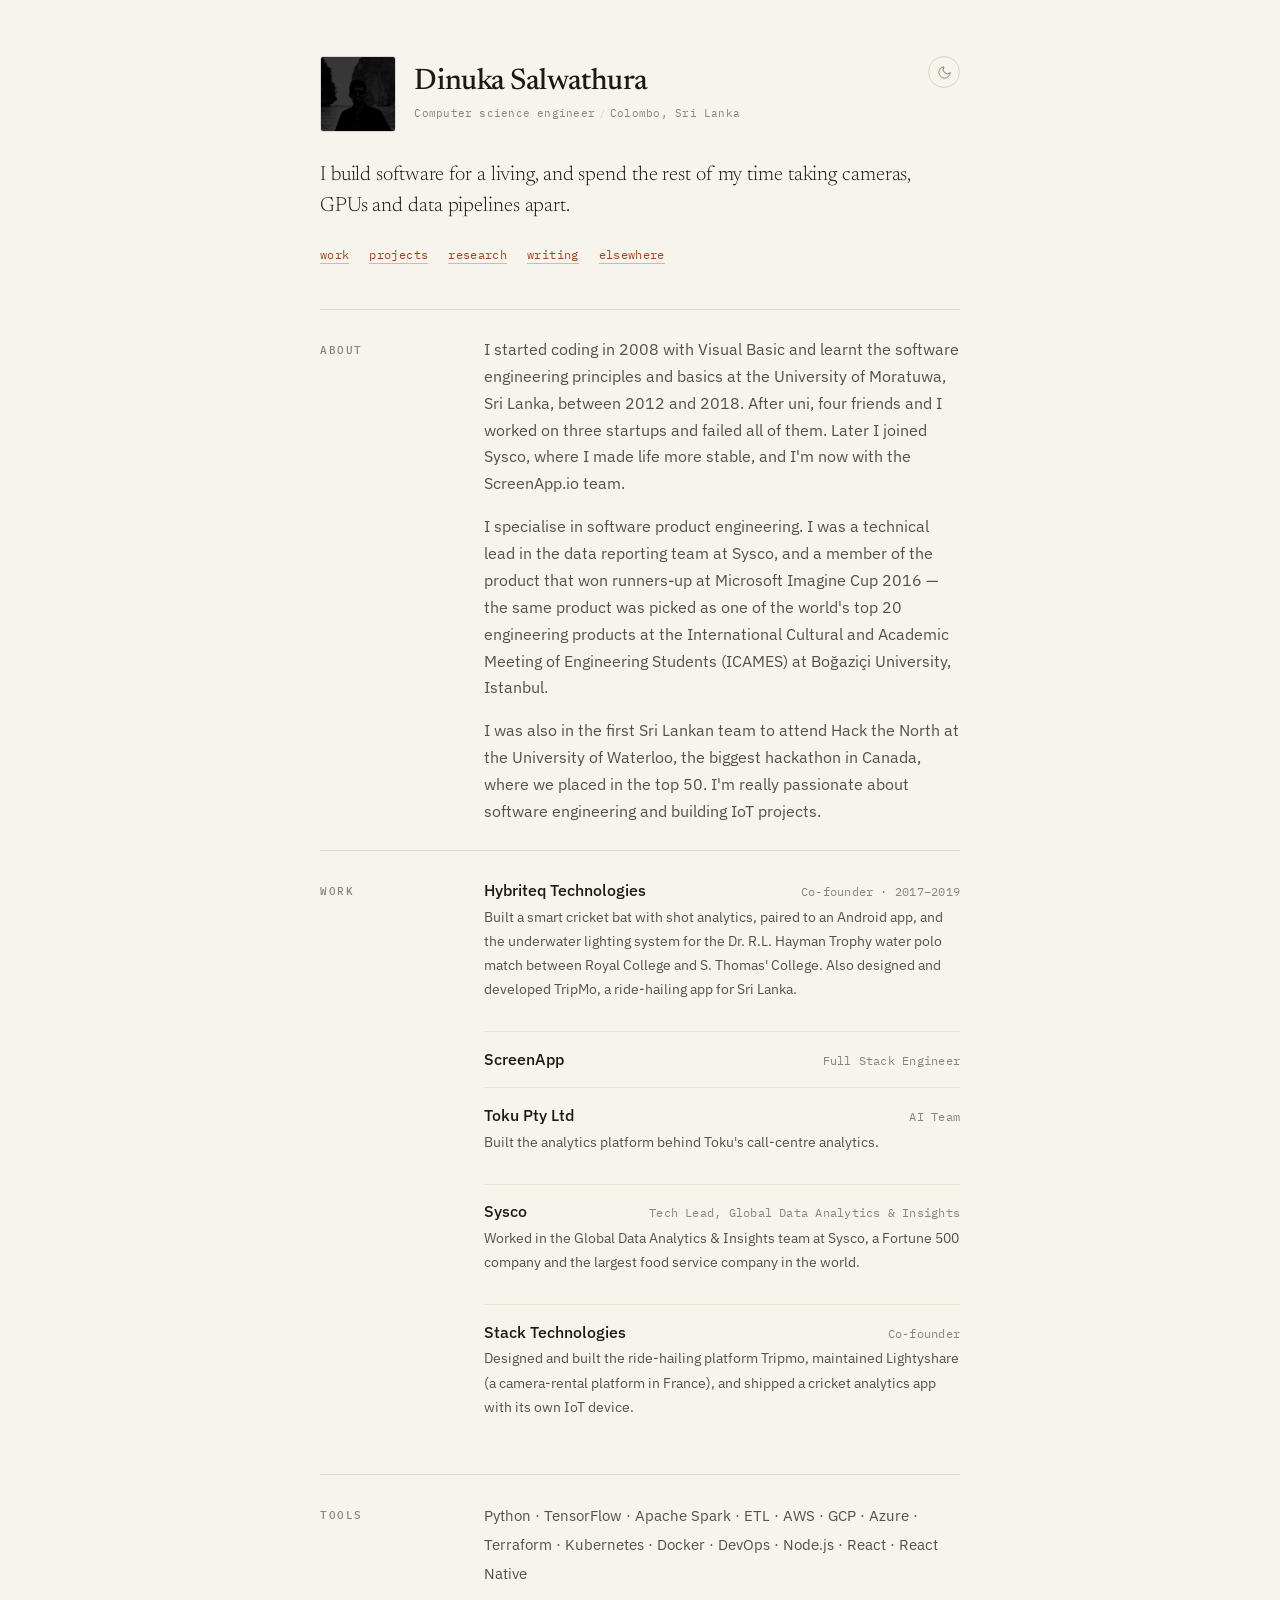
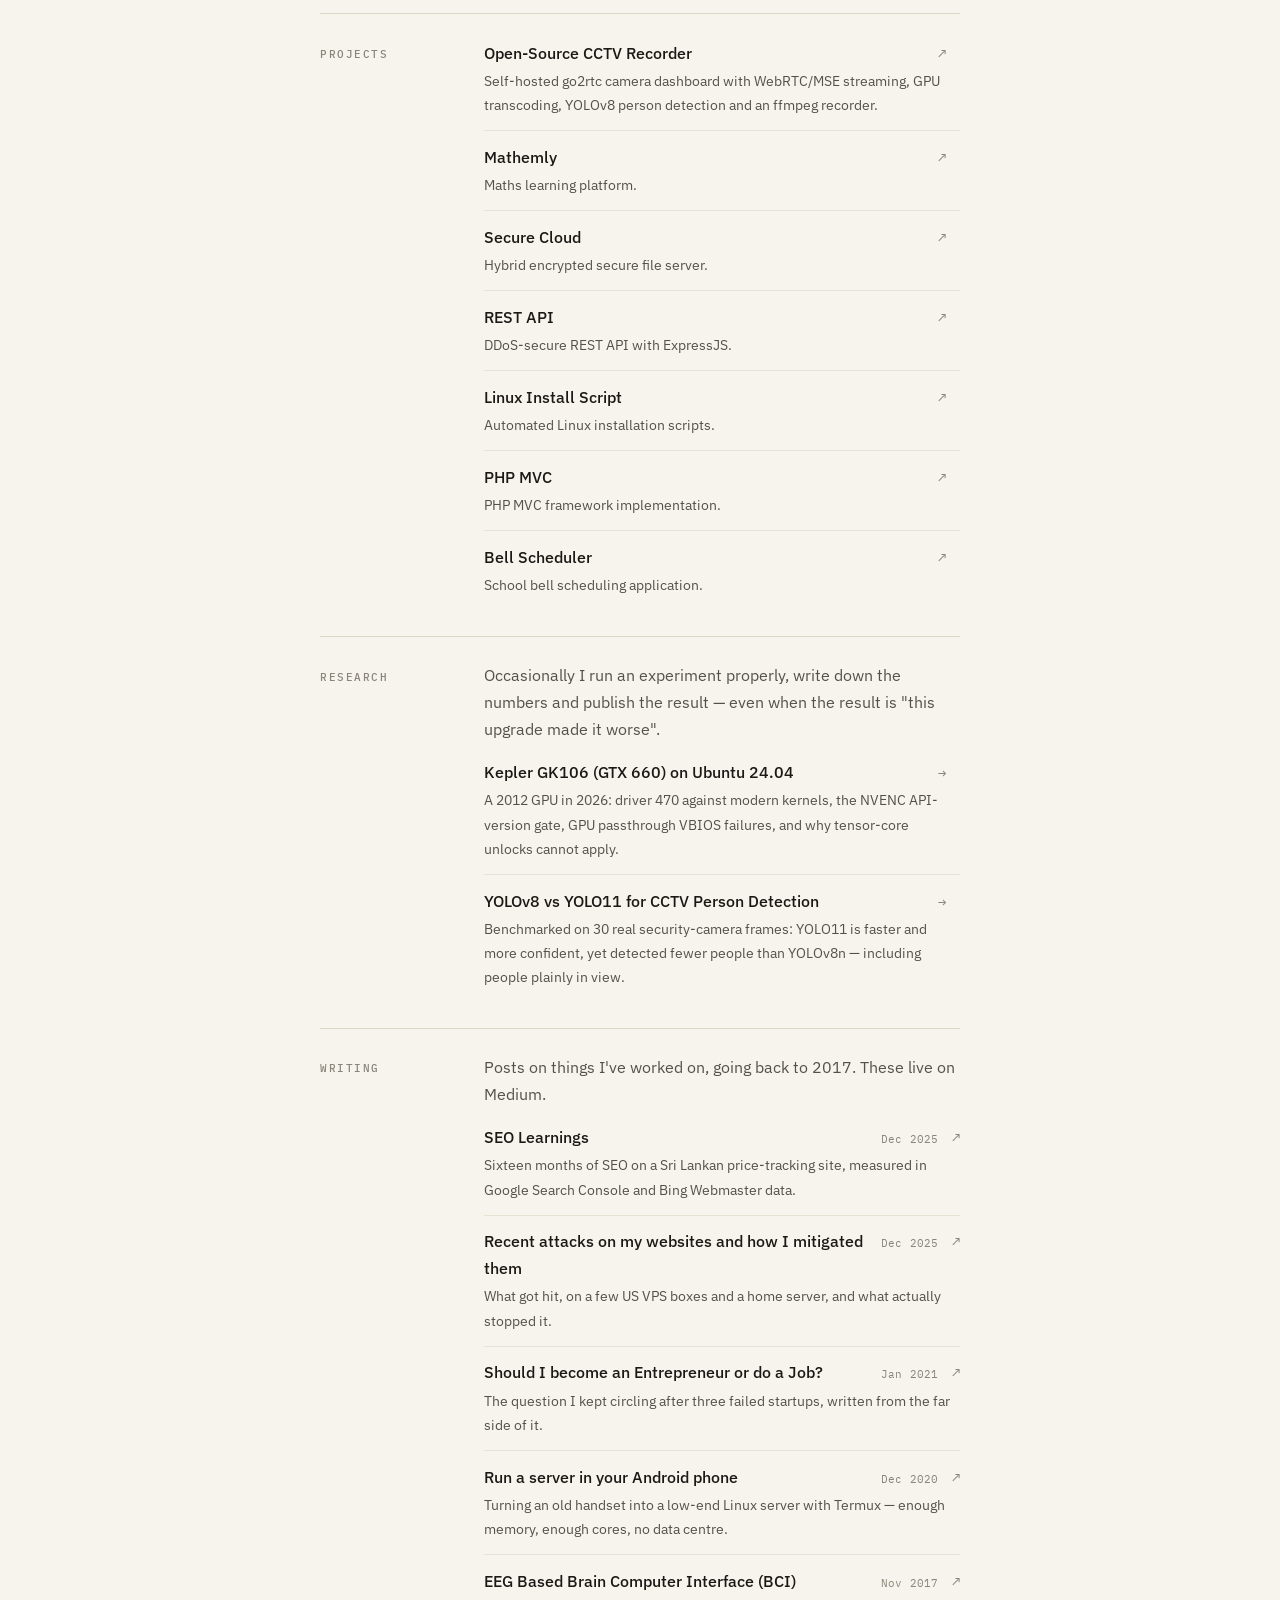
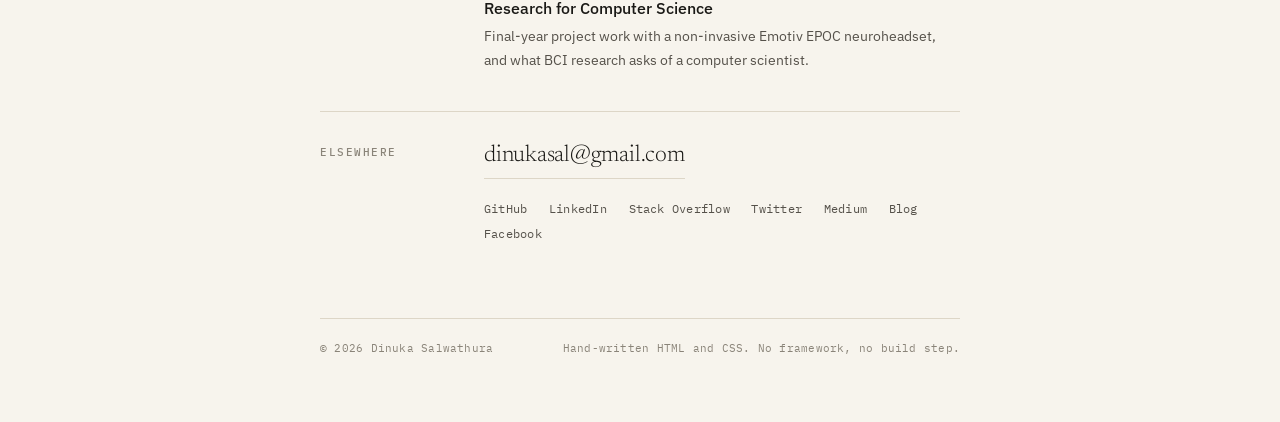
<file: index.html>
<!DOCTYPE html>
<html lang="en">

<head>
    <meta charset="UTF-8">
    <meta name="viewport" content="width=device-width, initial-scale=1.0">
    <meta http-equiv="X-UA-Compatible" content="ie=edge">
    <title>Dinuka Salwathura — Computer Science Engineer</title>

    <meta name="description" content="Dinuka Salwathura — computer science engineer in Colombo, Sri Lanka. Full-stack product engineering, data platforms, computer vision and IoT side projects.">
    <meta name="author" content="Dinuka Salwathura">
    <meta name="color-scheme" content="light dark">
    <meta name="theme-color" content="#f7f4ed" media="(prefers-color-scheme: light)">
    <meta name="theme-color" content="#16150f" media="(prefers-color-scheme: dark)">

    <meta property="og:title" content="Dinuka Salwathura" />
    <meta property="og:type" content="article" />
    <meta property="og:url" content="https://dinukasal.github.io/" />
    <meta property="og:image" content="https://dinukasal.github.io/pp4.jpg" />
    <meta property="og:description" content="Computer science engineer. Full-stack product work, data platforms, and experiments with cameras and GPUs." />
    <meta name="twitter:card" content="summary" />

    <link rel="preconnect" href="https://fonts.googleapis.com">
    <link rel="preconnect" href="https://fonts.gstatic.com" crossorigin>
    <link rel="stylesheet"
        href="https://fonts.googleapis.com/css2?family=Newsreader:opsz,wght@6..72,300;6..72,400;6..72,500;6..72,600&family=IBM+Plex+Mono:wght@400;500&family=IBM+Plex+Sans:wght@400;500;600&display=swap">
    <link rel="stylesheet" href="style.css">

    <!-- Theme is applied before first paint to avoid a flash. -->
    <script src="theme.js"></script>

    <script async src="https://www.googletagmanager.com/gtag/js?id=G-8EG1JXCSR4"></script>
    <script>
        window.dataLayer = window.dataLayer || [];
        function gtag() { dataLayer.push(arguments); }
        gtag('js', new Date());
        gtag('config', 'G-8EG1JXCSR4');
    </script>
</head>

<body>
    <div class="wrap">
        <header class="masthead">
            <div class="identity">
                <img class="avatar" src="pp6.jpg" alt="Portrait of Dinuka Salwathura" width="76" height="76">
                <div>
                    <h1>Dinuka Salwathura</h1>
                    <p class="meta">Computer science engineer<span class="sep">/</span>Colombo, Sri Lanka</p>
                </div>
            </div>
            <button class="theme-toggle" type="button" aria-pressed="false" aria-label="Switch to dark theme"
                title="Switch to dark theme">
                <svg class="icon-moon" viewBox="0 0 24 24" fill="none" stroke="currentColor" stroke-width="1.6"
                    stroke-linecap="round" stroke-linejoin="round" aria-hidden="true">
                    <path d="M21 12.79A9 9 0 1 1 11.21 3 7 7 0 0 0 21 12.79z"></path>
                </svg>
                <svg class="icon-sun" viewBox="0 0 24 24" fill="none" stroke="currentColor" stroke-width="1.6"
                    stroke-linecap="round" stroke-linejoin="round" aria-hidden="true">
                    <circle cx="12" cy="12" r="4.2"></circle>
                    <path d="M12 2.5v2M12 19.5v2M2.5 12h2M19.5 12h2M5.2 5.2l1.4 1.4M17.4 17.4l1.4 1.4M18.8 5.2l-1.4 1.4M6.6 17.4l-1.4 1.4"></path>
                </svg>
            </button>
        </header>

        <p class="lede">I build software for a living, and spend the rest of my time taking cameras,
            GPUs and data pipelines apart.</p>

        <ul class="inline-links">
            <li><a href="#work">work</a></li>
            <li><a href="#projects">projects</a></li>
            <li><a href="#research">research</a></li>
            <li><a href="#writing">writing</a></li>
            <li><a href="#elsewhere">elsewhere</a></li>
        </ul>

        <main>
            <section class="section" id="about">
                <h2>About</h2>
                <div class="section-body">
                    <p>I started coding in 2008 with Visual Basic and learnt the software engineering principles and
                        basics at the University of Moratuwa, Sri Lanka, between 2012 and 2018. After uni, four friends
                        and I worked on three startups and failed all of them. Later I joined Sysco, where I made life
                        more stable, and I'm now with the ScreenApp.io team.</p>

                    <p>I specialise in software product engineering. I was a technical lead in the data reporting team
                        at Sysco, and a member of the product that won runners-up at Microsoft Imagine Cup 2016 — the
                        same product was picked as one of the world's top 20 engineering products at the International
                        Cultural and Academic Meeting of Engineering Students (ICAMES) at Boğaziçi University,
                        Istanbul.</p>

                    <p>I was also in the first Sri Lankan team to attend Hack the North at the University of Waterloo,
                        the biggest hackathon in Canada, where we placed in the top 50. I'm really passionate about
                        software engineering and building IoT projects.</p>
                </div>
            </section>

            <section class="section" id="work">
                <h2>Work</h2>
                <div class="section-body">
                    <div class="work-item">
                        <div class="work-head">
                            <span class="work-company">Hybriteq Technologies</span>
                            <span class="work-role">Co-founder &middot; 2017&ndash;2019</span>
                        </div>
                        <p class="work-desc">Built a smart cricket bat with shot analytics, paired to an Android app,
                            and the underwater lighting system for the Dr. R.L. Hayman Trophy water polo match between
                            Royal College and S. Thomas' College. Also designed and developed TripMo, a ride-hailing app
                            for Sri Lanka.</p>
                    </div>
                    <div class="work-item">
                        <div class="work-head">
                            <a class="work-company" href="https://screenapp.io" target="_blank"
                                rel="noopener">ScreenApp</a>
                            <span class="work-role">Full Stack Engineer</span>
                        </div>
                    </div>
                    <div class="work-item">
                        <div class="work-head">
                            <span class="work-company">Toku Pty Ltd</span>
                            <span class="work-role">AI Team</span>
                        </div>
                        <p class="work-desc">Built the analytics platform behind Toku's call-centre analytics.</p>
                    </div>
                    <div class="work-item">
                        <div class="work-head">
                            <span class="work-company">Sysco</span>
                            <span class="work-role">Tech Lead, Global Data Analytics &amp; Insights</span>
                        </div>
                        <p class="work-desc">Worked in the Global Data Analytics &amp; Insights team at Sysco, a
                            Fortune 500 company and the largest food service company in the world.</p>
                    </div>
                    <div class="work-item">
                        <div class="work-head">
                            <span class="work-company">Stack Technologies</span>
                            <span class="work-role">Co-founder</span>
                        </div>
                        <p class="work-desc">Designed and built the ride-hailing platform Tripmo, maintained Lightyshare
                            (a camera-rental platform in France), and shipped a cricket analytics app with its own IoT
                            device.</p>
                    </div>
                </div>
            </section>

            <section class="section" id="skills">
                <h2>Tools</h2>
                <div class="section-body">
                    <p class="tags">Python · TensorFlow · Apache Spark · ETL · AWS · GCP · Azure · Terraform ·
                        Kubernetes · Docker · DevOps · Node.js · React · React Native</p>
                </div>
            </section>

            <section class="section" id="projects">
                <h2>Projects</h2>
                <div class="section-body">
                    <ul class="entry-list">
                        <li>
                            <a class="entry" href="https://github.com/dinukasal/cctv-web-app" target="_blank"
                                rel="noopener">
                                <span class="entry-title">Open-Source CCTV Recorder</span>
                                <span class="entry-arrow" aria-hidden="true">&#8599;</span>
                                <span class="entry-desc">Self-hosted go2rtc camera dashboard with WebRTC/MSE streaming,
                                    GPU transcoding, YOLOv8 person detection and an ffmpeg recorder.</span>
                            </a>
                        </li>
                        <li>
                            <a class="entry" href="https://mathemly.com" target="_blank" rel="noopener">
                                <span class="entry-title">Mathemly</span>
                                <span class="entry-arrow" aria-hidden="true">&#8599;</span>
                                <span class="entry-desc">Maths learning platform.</span>
                            </a>
                        </li>
                        <li>
                            <a class="entry" href="https://github.com/dinukasal/secure-cloud" target="_blank"
                                rel="noopener">
                                <span class="entry-title">Secure Cloud</span>
                                <span class="entry-arrow" aria-hidden="true">&#8599;</span>
                                <span class="entry-desc">Hybrid encrypted secure file server.</span>
                            </a>
                        </li>
                        <li>
                            <a class="entry" href="https://github.com/dinukasal/rest-expressjs" target="_blank"
                                rel="noopener">
                                <span class="entry-title">REST API</span>
                                <span class="entry-arrow" aria-hidden="true">&#8599;</span>
                                <span class="entry-desc">DDoS-secure REST API with ExpressJS.</span>
                            </a>
                        </li>
                        <li>
                            <a class="entry" href="https://github.com/dinukasal/install" target="_blank" rel="noopener">
                                <span class="entry-title">Linux Install Script</span>
                                <span class="entry-arrow" aria-hidden="true">&#8599;</span>
                                <span class="entry-desc">Automated Linux installation scripts.</span>
                            </a>
                        </li>
                        <li>
                            <a class="entry" href="https://github.com/dinukasal/mvc" target="_blank" rel="noopener">
                                <span class="entry-title">PHP MVC</span>
                                <span class="entry-arrow" aria-hidden="true">&#8599;</span>
                                <span class="entry-desc">PHP MVC framework implementation.</span>
                            </a>
                        </li>
                        <li>
                            <a class="entry" href="https://github.com/dinukasal/bellscheduler" target="_blank"
                                rel="noopener">
                                <span class="entry-title">Bell Scheduler</span>
                                <span class="entry-arrow" aria-hidden="true">&#8599;</span>
                                <span class="entry-desc">School bell scheduling application.</span>
                            </a>
                        </li>
                    </ul>
                </div>
            </section>

            <section class="section" id="research">
                <h2>Research</h2>
                <div class="section-body">
                    <p>Occasionally I run an experiment properly, write down the numbers and publish the result — even
                        when the result is "this upgrade made it worse".</p>
                    <ul class="entry-list">
                        <li>
                            <a class="entry" href="research/kepler-gk106-gpu.html">
                                <span class="entry-title">Kepler GK106 (GTX 660) on Ubuntu 24.04</span>
                                <span class="entry-arrow" aria-hidden="true">&#8594;</span>
                                <span class="entry-desc">A 2012 GPU in 2026: driver 470 against modern kernels, the NVENC
                                    API-version gate, GPU passthrough VBIOS failures, and why tensor-core unlocks
                                    cannot apply.</span>
                            </a>
                        </li>
                        <li>
                            <a class="entry" href="research/yolo11-vs-yolov8-person-detection.html">
                                <span class="entry-title">YOLOv8 vs YOLO11 for CCTV Person Detection</span>
                                <span class="entry-arrow" aria-hidden="true">&#8594;</span>
                                <span class="entry-desc">Benchmarked on 30 real security-camera frames: YOLO11 is faster
                                    and more confident, yet detected fewer people than YOLOv8n — including people
                                    plainly in view.</span>
                            </a>
                        </li>
                    </ul>
                </div>
            </section>

            <section class="section" id="writing">
                <h2>Writing</h2>
                <div class="section-body">
                    <p>Posts on things I've worked on, going back to 2017. These live on Medium.</p>
                    <ul class="entry-list">
                        <li>
                            <a class="entry" href="https://dinukasal.medium.com/seo-learnings-1d49a432ecf6"
                                target="_blank" rel="noopener">
                                <span class="entry-title">SEO Learnings</span>
                                <span class="entry-date">Dec 2025</span>
                                <span class="entry-arrow" aria-hidden="true">&#8599;</span>
                                <span class="entry-desc">Sixteen months of SEO on a Sri Lankan price-tracking site,
                                    measured in Google Search Console and Bing Webmaster data.</span>
                            </a>
                        </li>
                        <li>
                            <a class="entry"
                                href="https://dinukasal.medium.com/website-cyber-security-defence-2f60b7dc853f"
                                target="_blank" rel="noopener">
                                <span class="entry-title">Recent attacks on my websites and how I mitigated them</span>
                                <span class="entry-date">Dec 2025</span>
                                <span class="entry-arrow" aria-hidden="true">&#8599;</span>
                                <span class="entry-desc">What got hit, on a few US VPS boxes and a home server, and
                                    what actually stopped it.</span>
                            </a>
                        </li>
                        <li>
                            <a class="entry"
                                href="https://dinukasal.medium.com/should-i-become-an-entrepreneur-or-do-a-job-698ba4de00e"
                                target="_blank" rel="noopener">
                                <span class="entry-title">Should I become an Entrepreneur or do a Job?</span>
                                <span class="entry-date">Jan 2021</span>
                                <span class="entry-arrow" aria-hidden="true">&#8599;</span>
                                <span class="entry-desc">The question I kept circling after three failed startups,
                                    written from the far side of it.</span>
                            </a>
                        </li>
                        <li>
                            <a class="entry"
                                href="https://dinukasal.medium.com/run-a-server-in-your-andorid-phone-82a79494f7d9"
                                target="_blank" rel="noopener">
                                <span class="entry-title">Run a server in your Android phone</span>
                                <span class="entry-date">Dec 2020</span>
                                <span class="entry-arrow" aria-hidden="true">&#8599;</span>
                                <span class="entry-desc">Turning an old handset into a low-end Linux server with
                                    Termux — enough memory, enough cores, no data centre.</span>
                            </a>
                        </li>
                        <li>
                            <a class="entry"
                                href="https://dinukasal.medium.com/eeg-based-brain-computer-interface-bci-research-for-computer-science-79df11638f10"
                                target="_blank" rel="noopener">
                                <span class="entry-title">EEG Based Brain Computer Interface (BCI) Research for
                                    Computer Science</span>
                                <span class="entry-date">Nov 2017</span>
                                <span class="entry-arrow" aria-hidden="true">&#8599;</span>
                                <span class="entry-desc">Final-year project work with a non-invasive Emotiv EPOC
                                    neuroheadset, and what BCI research asks of a computer scientist.</span>
                            </a>
                        </li>
                    </ul>
                </div>
            </section>

            <section class="section" id="elsewhere">
                <h2>Elsewhere</h2>
                <div class="section-body">
                    <a class="contact-email" href="mailto:dinukasal@gmail.com">dinukasal@gmail.com</a>
                    <ul class="elsewhere">
                        <li><a href="https://github.com/dinukasal" target="_blank" rel="noopener">GitHub</a></li>
                        <li><a href="https://www.linkedin.com/in/dinukasalwathura/" target="_blank"
                                rel="noopener">LinkedIn</a></li>
                        <li><a href="https://stackoverflow.com/users/7242275/dinuka-salwathura" target="_blank"
                                rel="noopener">Stack Overflow</a></li>
                        <li><a href="https://twitter.com/dinukasal" target="_blank" rel="noopener">Twitter</a></li>
                        <li><a href="https://dinukasal.medium.com" target="_blank" rel="noopener">Medium</a></li>
                        <li><a href="https://dinukasblog.wordpress.com" target="_blank" rel="noopener">Blog</a></li>
                        <li><a href="https://www.facebook.com/dinuka.salwathura" target="_blank"
                                rel="noopener">Facebook</a></li>
                    </ul>
                </div>
            </section>
        </main>

        <footer>
            <p>&copy; 2026 Dinuka Salwathura</p>
            <p>Hand-written HTML and CSS. No framework, no build step.</p>
        </footer>
    </div>
</body>

</html>
</file>
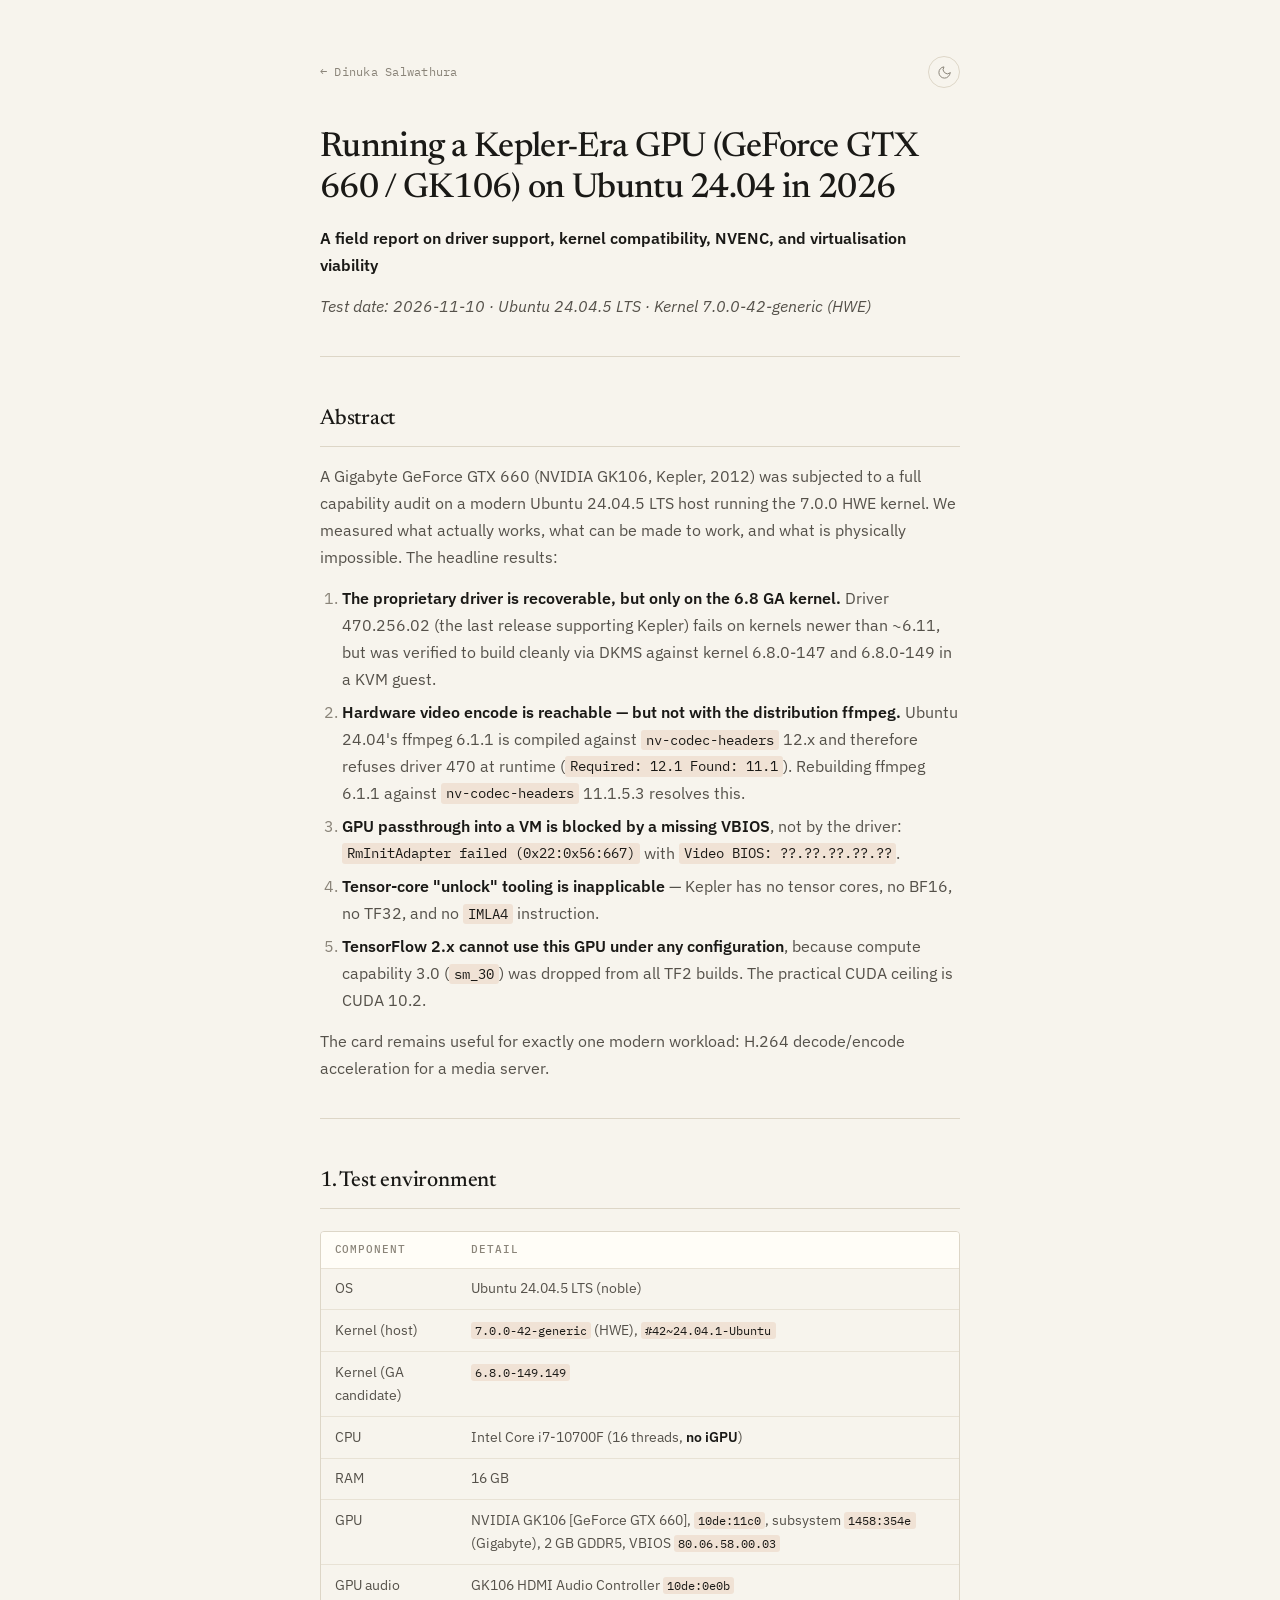
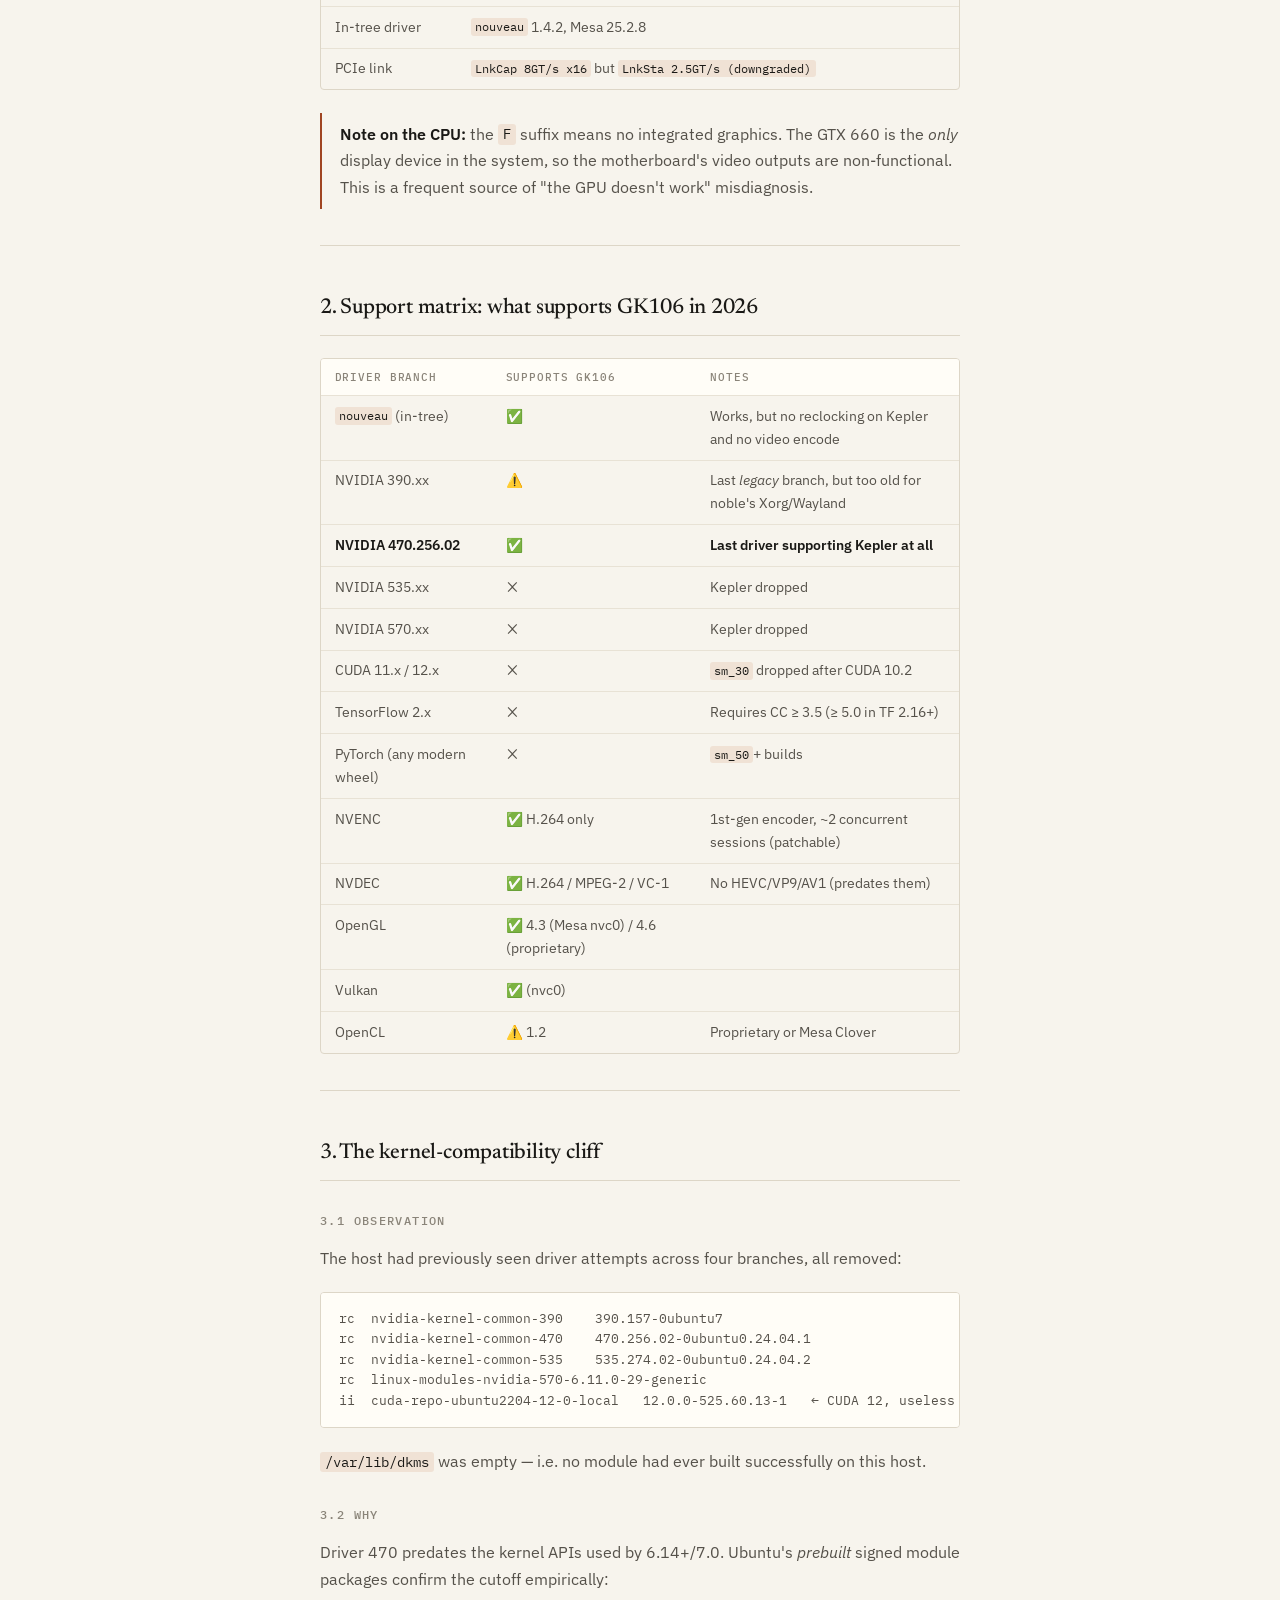
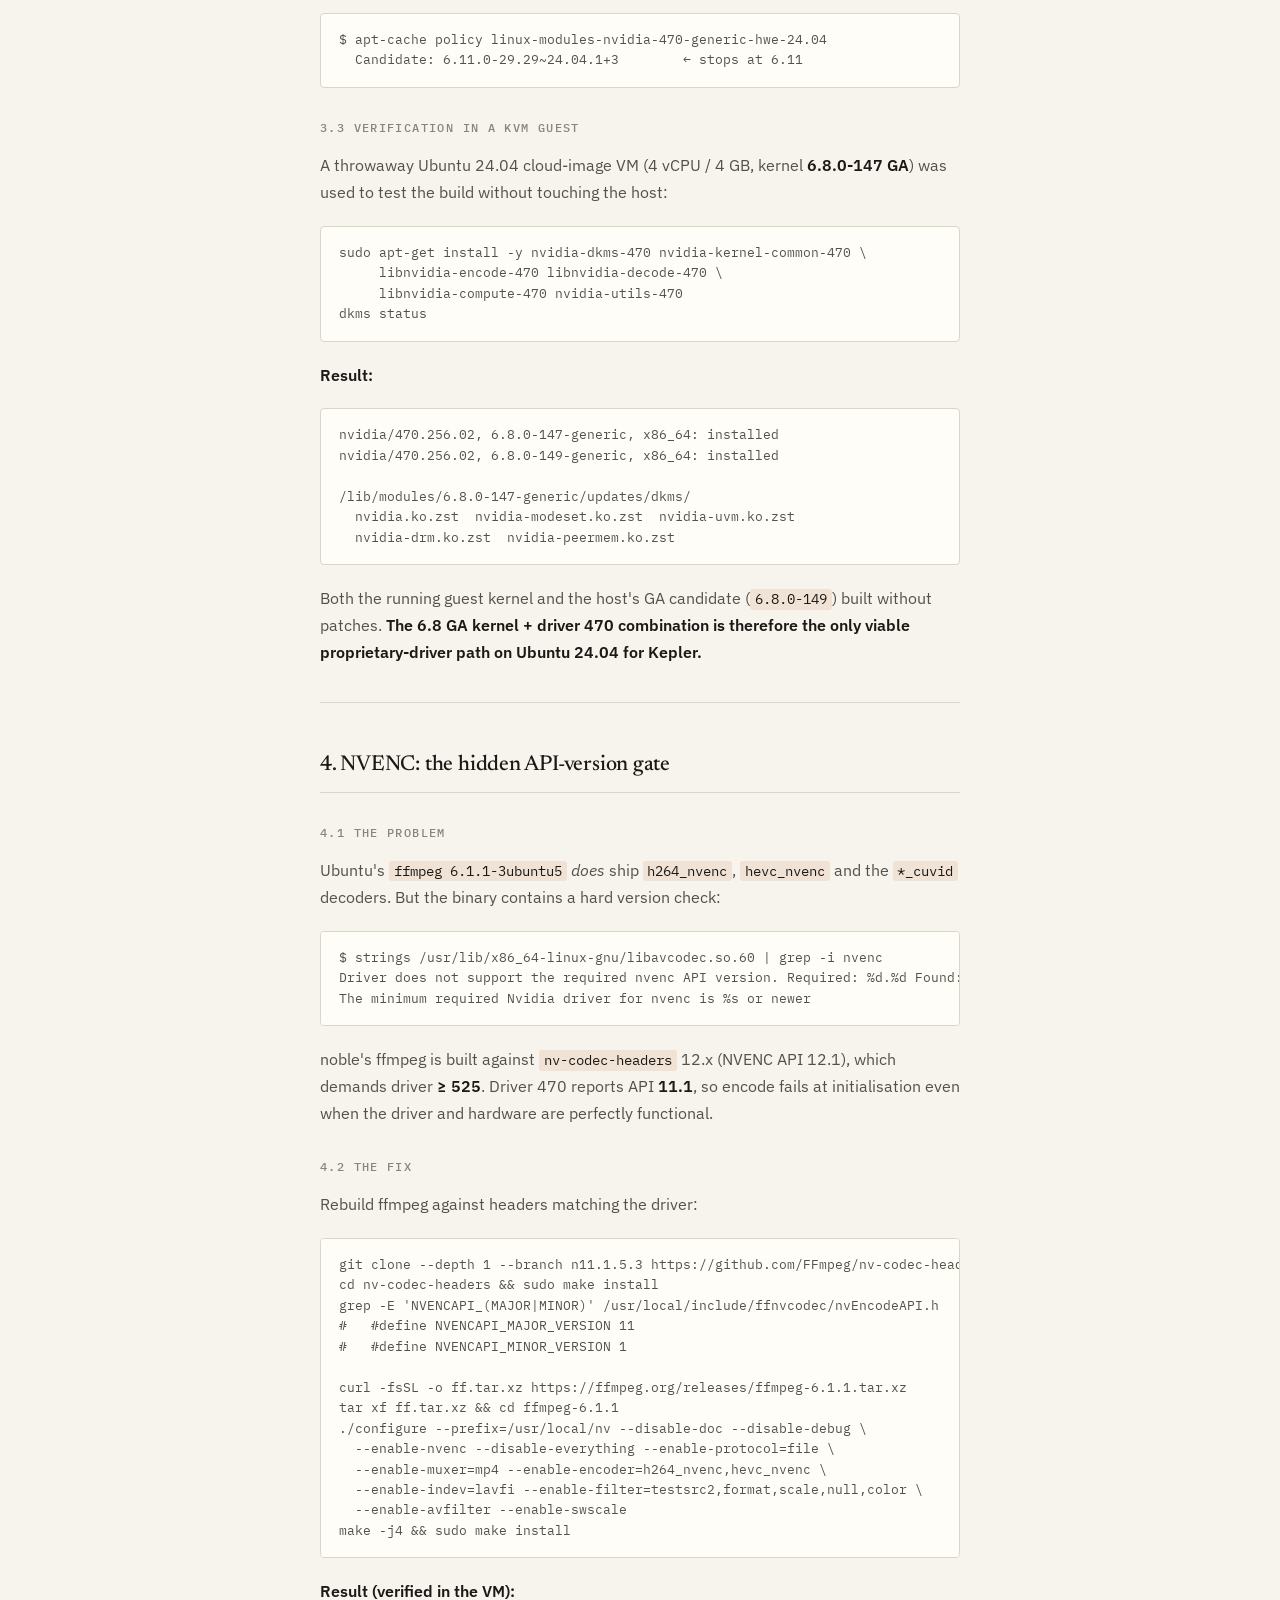
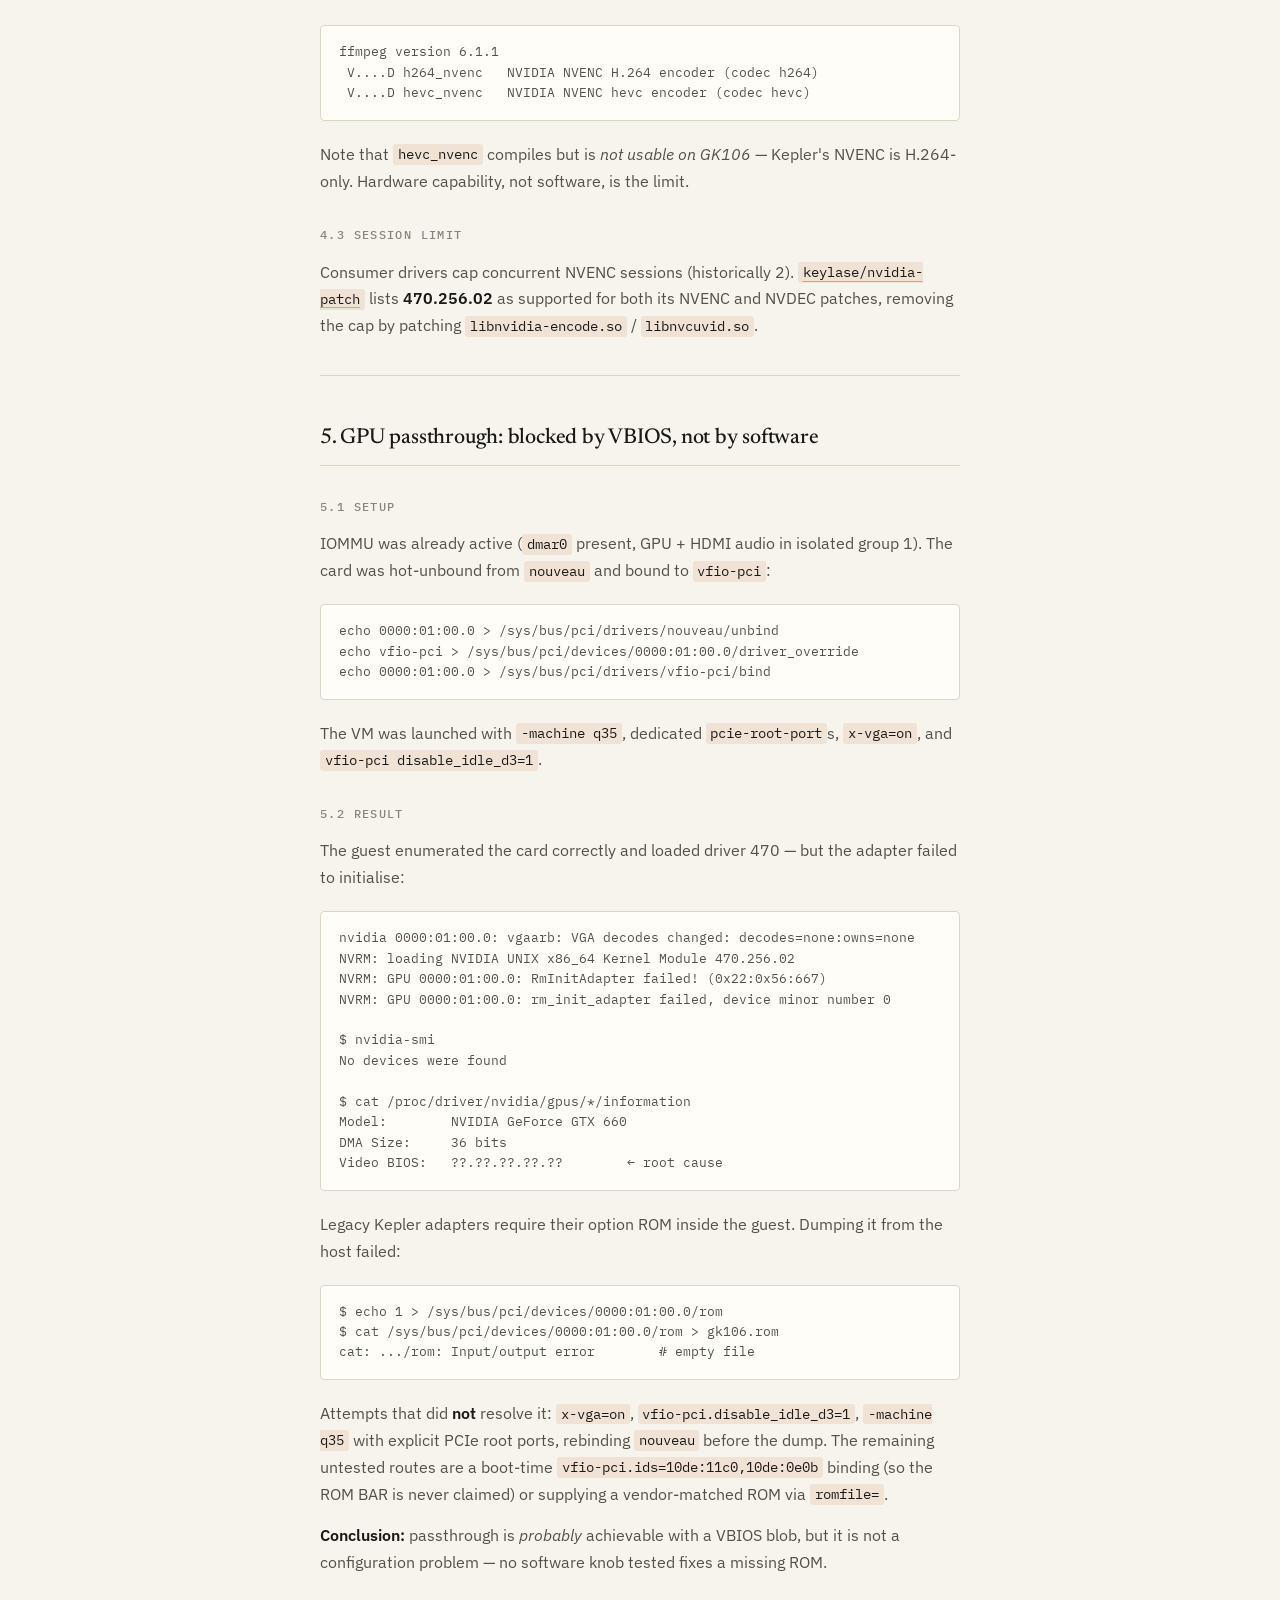
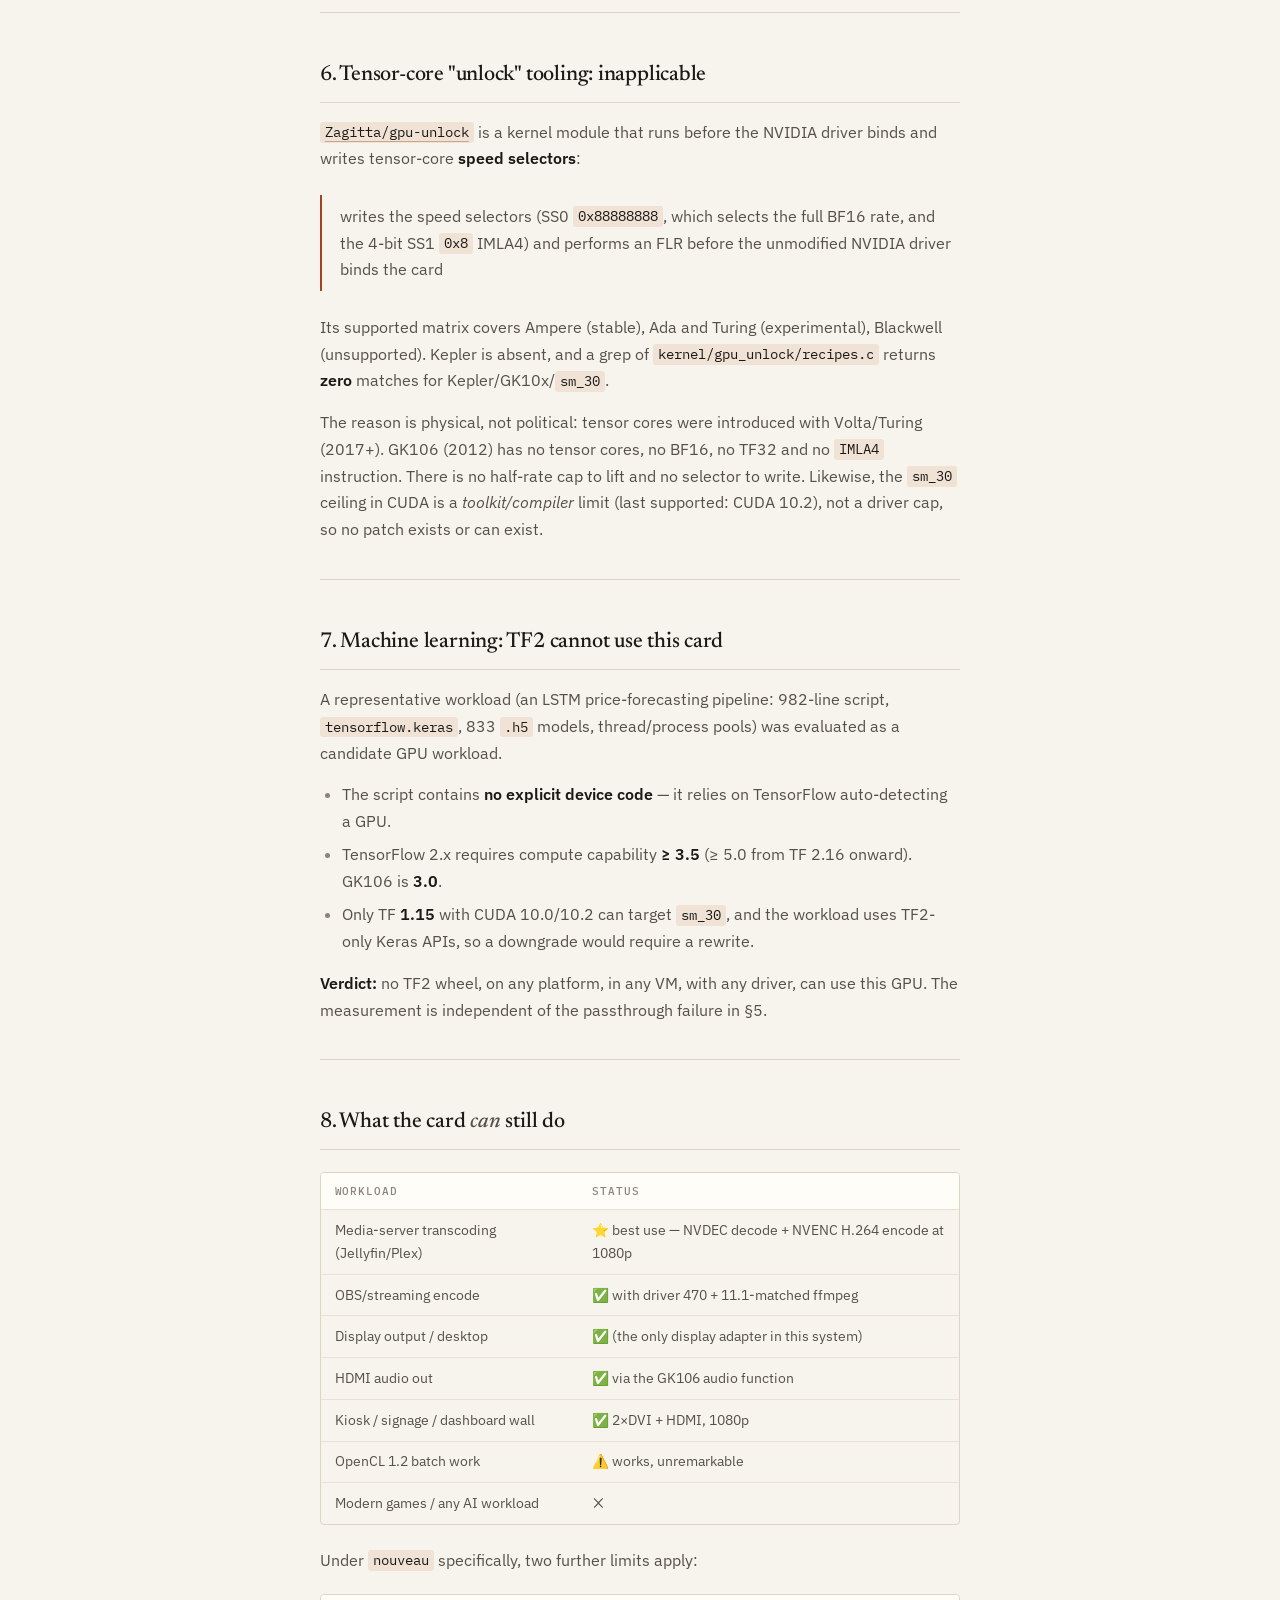
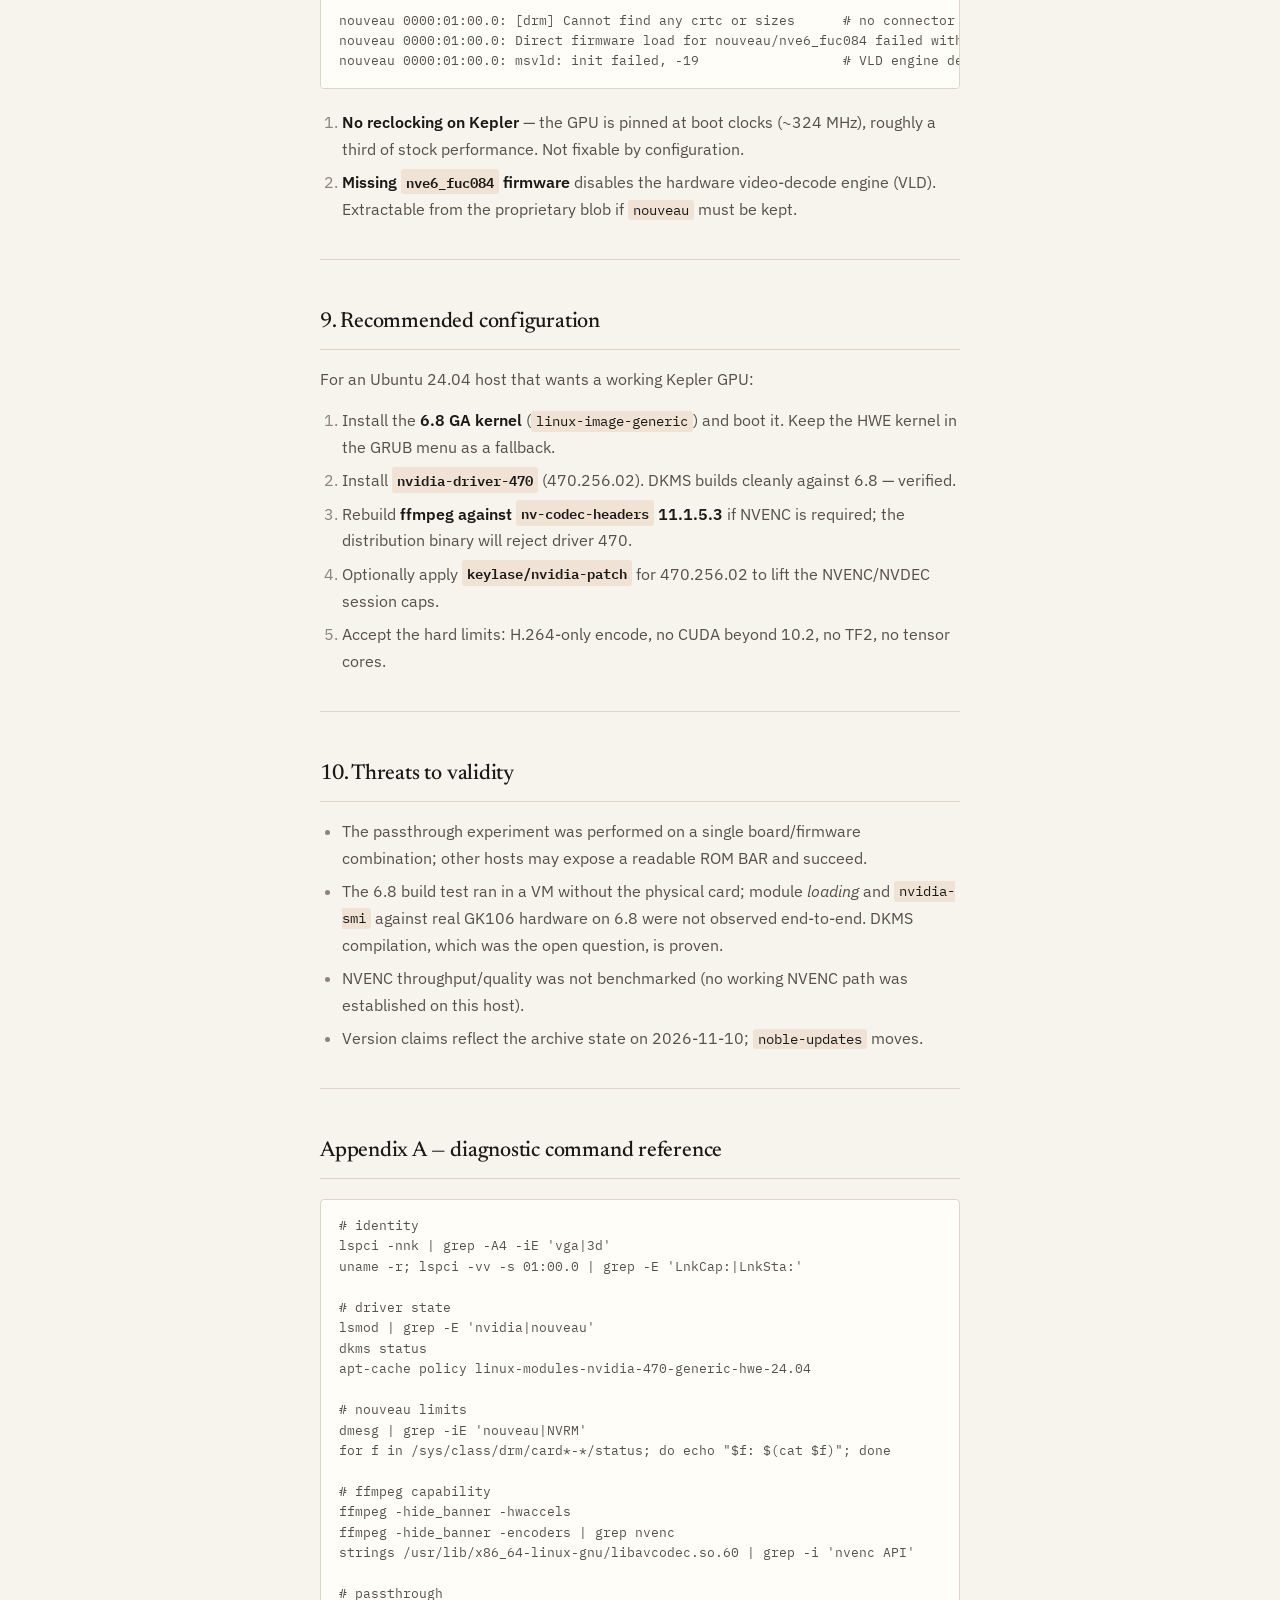
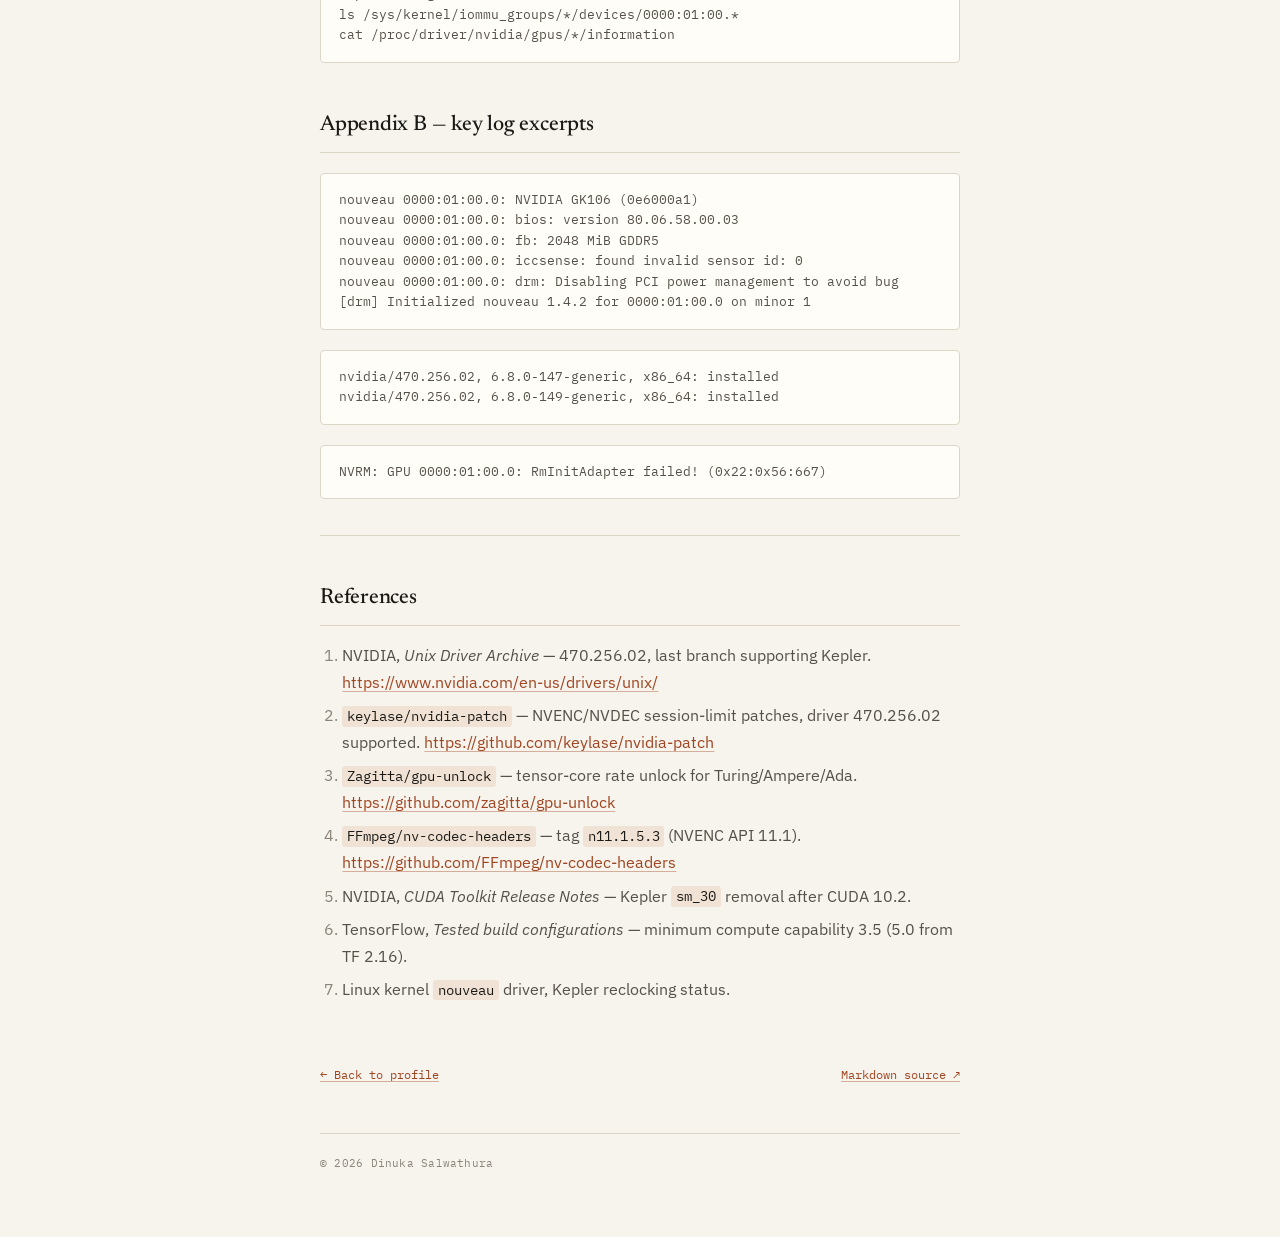
<file: research/kepler-gk106-gpu.html>
<!DOCTYPE html>
<html lang="en">

<head>
    <meta charset="UTF-8">
    <meta name="viewport" content="width=device-width, initial-scale=1.0">
    <title>Kepler GK106 on Ubuntu 24.04 | Dinuka Salwathura</title>

    <meta name="description" content="Research: running a Kepler-era NVIDIA GeForce GTX 660 (GK106) on Ubuntu 24.04 in 2026 - driver support, kernel compatibility, NVENC, passthrough and CUDA limits." />
    <meta property="og:title" content="Kepler GK106 (GTX 660) on Ubuntu 24.04 - Research" />
    <meta property="og:type" content="article" />
    <meta property="og:url" content="https://dinukasal.github.io/research/kepler-gk106-gpu.html" />
    <meta property="og:description" content="A field report on driver support, kernel compatibility, NVENC and virtualisation viability for a 2012 Kepler GPU in 2026." />
    <meta name="author" content="Dinuka Salwathura">
    <meta name="color-scheme" content="light dark">

    <link rel="preconnect" href="https://fonts.googleapis.com">
    <link rel="preconnect" href="https://fonts.gstatic.com" crossorigin>
    <link rel="stylesheet"
        href="https://fonts.googleapis.com/css2?family=Newsreader:opsz,wght@6..72,300;6..72,400;6..72,500;6..72,600&family=IBM+Plex+Mono:wght@400;500&family=IBM+Plex+Sans:wght@400;500;600&display=swap">
    <link rel="stylesheet" href="../style.css">

    <!-- Theme is applied before first paint to avoid a flash. -->
    <script src="../theme.js"></script>

    <script async src="https://www.googletagmanager.com/gtag/js?id=G-8EG1JXCSR4"></script>
    <script>
        window.dataLayer = window.dataLayer || [];
        function gtag() { dataLayer.push(arguments); }
        gtag('js', new Date());
        gtag('config', 'G-8EG1JXCSR4');
    </script>
</head>

<body>
    <div class="wrap">
        <div class="topbar">
            <a href="../index.html">&larr; Dinuka Salwathura</a>
            <button class="theme-toggle" type="button" aria-pressed="false" aria-label="Switch to dark theme" title="Switch to dark theme">
                <svg class="icon-moon" viewBox="0 0 24 24" fill="none" stroke="currentColor" stroke-width="1.6" stroke-linecap="round" stroke-linejoin="round" aria-hidden="true">
                    <path d="M21 12.79A9 9 0 1 1 11.21 3 7 7 0 0 0 21 12.79z"></path>
                </svg>
                <svg class="icon-sun" viewBox="0 0 24 24" fill="none" stroke="currentColor" stroke-width="1.6" stroke-linecap="round" stroke-linejoin="round" aria-hidden="true">
                    <circle cx="12" cy="12" r="4.2"></circle>
                    <path d="M12 2.5v2M12 19.5v2M2.5 12h2M19.5 12h2M5.2 5.2l1.4 1.4M17.4 17.4l1.4 1.4M18.8 5.2l-1.4 1.4M6.6 17.4l-1.4 1.4"></path>
                </svg>
            </button>
        </div>

        <article class="article">
<h1 id="running-a-kepler-era-gpu-geforce-gtx-660-gk106-on-ubuntu-2404-in-2026">Running a Kepler-Era GPU (GeForce GTX 660 / GK106) on Ubuntu 24.04 in 2026</h1>
<p><strong>A field report on driver support, kernel compatibility, NVENC, and virtualisation viability</strong></p>
<p><em>Test date: 2026-11-10 · Ubuntu 24.04.5 LTS · Kernel 7.0.0-42-generic (HWE)</em></p>
<hr />
<h2 id="abstract">Abstract</h2>
<p>A Gigabyte GeForce GTX 660 (NVIDIA GK106, Kepler, 2012) was subjected to a full capability audit on a modern Ubuntu 24.04.5 LTS host running the 7.0.0 HWE kernel. We measured what actually works, what can be made to work, and what is physically impossible. The headline results:</p>
<ol>
<li><strong>The proprietary driver is recoverable, but only on the 6.8 GA kernel.</strong> Driver 470.256.02 (the last release supporting Kepler) fails on kernels newer than ~6.11, but was verified to build cleanly via DKMS against kernel 6.8.0-147 and 6.8.0-149 in a KVM guest.</li>
<li><strong>Hardware video encode is reachable — but not with the distribution ffmpeg.</strong> Ubuntu 24.04's ffmpeg 6.1.1 is compiled against <code>nv-codec-headers</code> 12.x and therefore refuses driver 470 at runtime (<code>Required: 12.1 Found: 11.1</code>). Rebuilding ffmpeg 6.1.1 against <code>nv-codec-headers</code> 11.1.5.3 resolves this.</li>
<li><strong>GPU passthrough into a VM is blocked by a missing VBIOS</strong>, not by the driver: <code>RmInitAdapter failed (0x22:0x56:667)</code> with <code>Video BIOS: ??.??.??.??.??</code>.</li>
<li><strong>Tensor-core "unlock" tooling is inapplicable</strong> — Kepler has no tensor cores, no BF16, no TF32, and no <code>IMLA4</code> instruction.</li>
<li><strong>TensorFlow 2.x cannot use this GPU under any configuration</strong>, because compute capability 3.0 (<code>sm_30</code>) was dropped from all TF2 builds. The practical CUDA ceiling is CUDA 10.2.</li>
</ol>
<p>The card remains useful for exactly one modern workload: H.264 decode/encode acceleration for a media server.</p>
<hr />
<h2 id="1-test-environment">1. Test environment</h2>
<div class="table-wrap"><table>
<thead>
<tr>
<th>Component</th>
<th>Detail</th>
</tr>
</thead>
<tbody>
<tr>
<td>OS</td>
<td>Ubuntu 24.04.5 LTS (noble)</td>
</tr>
<tr>
<td>Kernel (host)</td>
<td><code>7.0.0-42-generic</code> (HWE), <code>#42~24.04.1-Ubuntu</code></td>
</tr>
<tr>
<td>Kernel (GA candidate)</td>
<td><code>6.8.0-149.149</code></td>
</tr>
<tr>
<td>CPU</td>
<td>Intel Core i7-10700F (16 threads, <strong>no iGPU</strong>)</td>
</tr>
<tr>
<td>RAM</td>
<td>16 GB</td>
</tr>
<tr>
<td>GPU</td>
<td>NVIDIA GK106 [GeForce GTX 660], <code>10de:11c0</code>, subsystem <code>1458:354e</code> (Gigabyte), 2 GB GDDR5, VBIOS <code>80.06.58.00.03</code></td>
</tr>
<tr>
<td>GPU audio</td>
<td>GK106 HDMI Audio Controller <code>10de:0e0b</code></td>
</tr>
<tr>
<td>In-tree driver</td>
<td><code>nouveau</code> 1.4.2, Mesa 25.2.8</td>
</tr>
<tr>
<td>PCIe link</td>
<td><code>LnkCap 8GT/s x16</code> but <code>LnkSta 2.5GT/s (downgraded)</code></td>
</tr>
</tbody>
</table></div>
<blockquote>
<p><strong>Note on the CPU:</strong> the <code>F</code> suffix means no integrated graphics. The GTX 660 is the <em>only</em> display device in the system, so the motherboard's video outputs are non-functional. This is a frequent source of "the GPU doesn't work" misdiagnosis.</p>
</blockquote>
<hr />
<h2 id="2-support-matrix-what-supports-gk106-in-2026">2. Support matrix: what supports GK106 in 2026</h2>
<div class="table-wrap"><table>
<thead>
<tr>
<th>Driver branch</th>
<th>Supports GK106</th>
<th>Notes</th>
</tr>
</thead>
<tbody>
<tr>
<td><code>nouveau</code> (in-tree)</td>
<td>✅</td>
<td>Works, but no reclocking on Kepler and no video encode</td>
</tr>
<tr>
<td>NVIDIA 390.xx</td>
<td>⚠️</td>
<td>Last <em>legacy</em> branch, but too old for noble's Xorg/Wayland</td>
</tr>
<tr>
<td><strong>NVIDIA 470.256.02</strong></td>
<td>✅</td>
<td><strong>Last driver supporting Kepler at all</strong></td>
</tr>
<tr>
<td>NVIDIA 535.xx</td>
<td>❌</td>
<td>Kepler dropped</td>
</tr>
<tr>
<td>NVIDIA 570.xx</td>
<td>❌</td>
<td>Kepler dropped</td>
</tr>
<tr>
<td>CUDA 11.x / 12.x</td>
<td>❌</td>
<td><code>sm_30</code> dropped after CUDA 10.2</td>
</tr>
<tr>
<td>TensorFlow 2.x</td>
<td>❌</td>
<td>Requires CC ≥ 3.5 (≥ 5.0 in TF 2.16+)</td>
</tr>
<tr>
<td>PyTorch (any modern wheel)</td>
<td>❌</td>
<td><code>sm_50</code>+ builds</td>
</tr>
<tr>
<td>NVENC</td>
<td>✅ H.264 only</td>
<td>1st-gen encoder, ~2 concurrent sessions (patchable)</td>
</tr>
<tr>
<td>NVDEC</td>
<td>✅ H.264 / MPEG-2 / VC-1</td>
<td>No HEVC/VP9/AV1 (predates them)</td>
</tr>
<tr>
<td>OpenGL</td>
<td>✅ 4.3 (Mesa nvc0) / 4.6 (proprietary)</td>
<td></td>
</tr>
<tr>
<td>Vulkan</td>
<td>✅ (nvc0)</td>
<td></td>
</tr>
<tr>
<td>OpenCL</td>
<td>⚠️ 1.2</td>
<td>Proprietary or Mesa Clover</td>
</tr>
</tbody>
</table></div>
<hr />
<h2 id="3-the-kernel-compatibility-cliff">3. The kernel-compatibility cliff</h2>
<h3 id="31-observation">3.1 Observation</h3>
<p>The host had previously seen driver attempts across four branches, all removed:</p>
<pre><code>rc  nvidia-kernel-common-390    390.157-0ubuntu7
rc  nvidia-kernel-common-470    470.256.02-0ubuntu0.24.04.1
rc  nvidia-kernel-common-535    535.274.02-0ubuntu0.24.04.2
rc  linux-modules-nvidia-570-6.11.0-29-generic
ii  cuda-repo-ubuntu2204-12-0-local   12.0.0-525.60.13-1   ← CUDA 12, useless for sm_30
</code></pre>
<p><code>/var/lib/dkms</code> was empty — i.e. no module had ever built successfully on this host.</p>
<h3 id="32-why">3.2 Why</h3>
<p>Driver 470 predates the kernel APIs used by 6.14+/7.0. Ubuntu's <em>prebuilt</em> signed module packages confirm the cutoff empirically:</p>
<pre><code>$ apt-cache policy linux-modules-nvidia-470-generic-hwe-24.04
  Candidate: 6.11.0-29.29~24.04.1+3        ← stops at 6.11
</code></pre>
<h3 id="33-verification-in-a-kvm-guest">3.3 Verification in a KVM guest</h3>
<p>A throwaway Ubuntu 24.04 cloud-image VM (4 vCPU / 4 GB, kernel <strong>6.8.0-147 GA</strong>) was used to test the build without touching the host:</p>
<pre><code class="language-bash">sudo apt-get install -y nvidia-dkms-470 nvidia-kernel-common-470 \
     libnvidia-encode-470 libnvidia-decode-470 \
     libnvidia-compute-470 nvidia-utils-470
dkms status
</code></pre>
<p><strong>Result:</strong></p>
<pre><code>nvidia/470.256.02, 6.8.0-147-generic, x86_64: installed
nvidia/470.256.02, 6.8.0-149-generic, x86_64: installed

/lib/modules/6.8.0-147-generic/updates/dkms/
  nvidia.ko.zst  nvidia-modeset.ko.zst  nvidia-uvm.ko.zst
  nvidia-drm.ko.zst  nvidia-peermem.ko.zst
</code></pre>
<p>Both the running guest kernel and the host's GA candidate (<code>6.8.0-149</code>) built without patches. <strong>The 6.8 GA kernel + driver 470 combination is therefore the only viable proprietary-driver path on Ubuntu 24.04 for Kepler.</strong></p>
<hr />
<h2 id="4-nvenc-the-hidden-api-version-gate">4. NVENC: the hidden API-version gate</h2>
<h3 id="41-the-problem">4.1 The problem</h3>
<p>Ubuntu's <code>ffmpeg 6.1.1-3ubuntu5</code> <em>does</em> ship <code>h264_nvenc</code>, <code>hevc_nvenc</code> and the <code>*_cuvid</code> decoders. But the binary contains a hard version check:</p>
<pre><code>$ strings /usr/lib/x86_64-linux-gnu/libavcodec.so.60 | grep -i nvenc
Driver does not support the required nvenc API version. Required: %d.%d Found: %d.%d
The minimum required Nvidia driver for nvenc is %s or newer
</code></pre>
<p>noble's ffmpeg is built against <code>nv-codec-headers</code> 12.x (NVENC API 12.1), which demands driver <strong>≥ 525</strong>. Driver 470 reports API <strong>11.1</strong>, so encode fails at initialisation even when the driver and hardware are perfectly functional.</p>
<h3 id="42-the-fix">4.2 The fix</h3>
<p>Rebuild ffmpeg against headers matching the driver:</p>
<pre><code class="language-bash">git clone --depth 1 --branch n11.1.5.3 https://github.com/FFmpeg/nv-codec-headers.git
cd nv-codec-headers &amp;&amp; sudo make install
grep -E 'NVENCAPI_(MAJOR|MINOR)' /usr/local/include/ffnvcodec/nvEncodeAPI.h
#   #define NVENCAPI_MAJOR_VERSION 11
#   #define NVENCAPI_MINOR_VERSION 1

curl -fsSL -o ff.tar.xz https://ffmpeg.org/releases/ffmpeg-6.1.1.tar.xz
tar xf ff.tar.xz &amp;&amp; cd ffmpeg-6.1.1
./configure --prefix=/usr/local/nv --disable-doc --disable-debug \
  --enable-nvenc --disable-everything --enable-protocol=file \
  --enable-muxer=mp4 --enable-encoder=h264_nvenc,hevc_nvenc \
  --enable-indev=lavfi --enable-filter=testsrc2,format,scale,null,color \
  --enable-avfilter --enable-swscale
make -j4 &amp;&amp; sudo make install
</code></pre>
<p><strong>Result (verified in the VM):</strong></p>
<pre><code>ffmpeg version 6.1.1
 V....D h264_nvenc   NVIDIA NVENC H.264 encoder (codec h264)
 V....D hevc_nvenc   NVIDIA NVENC hevc encoder (codec hevc)
</code></pre>
<p>Note that <code>hevc_nvenc</code> compiles but is <em>not usable on GK106</em> — Kepler's NVENC is H.264-only. Hardware capability, not software, is the limit.</p>
<h3 id="43-session-limit">4.3 Session limit</h3>
<p>Consumer drivers cap concurrent NVENC sessions (historically 2). <a href="https://github.com/keylase/nvidia-patch"><code>keylase/nvidia-patch</code></a> lists <strong>470.256.02</strong> as supported for both its NVENC and NVDEC patches, removing the cap by patching <code>libnvidia-encode.so</code> / <code>libnvcuvid.so</code>.</p>
<hr />
<h2 id="5-gpu-passthrough-blocked-by-vbios-not-by-software">5. GPU passthrough: blocked by VBIOS, not by software</h2>
<h3 id="51-setup">5.1 Setup</h3>
<p>IOMMU was already active (<code>dmar0</code> present, GPU + HDMI audio in isolated group 1). The card was hot-unbound from <code>nouveau</code> and bound to <code>vfio-pci</code>:</p>
<pre><code class="language-bash">echo 0000:01:00.0 &gt; /sys/bus/pci/drivers/nouveau/unbind
echo vfio-pci &gt; /sys/bus/pci/devices/0000:01:00.0/driver_override
echo 0000:01:00.0 &gt; /sys/bus/pci/drivers/vfio-pci/bind
</code></pre>
<p>The VM was launched with <code>-machine q35</code>, dedicated <code>pcie-root-port</code>s, <code>x-vga=on</code>, and <code>vfio-pci disable_idle_d3=1</code>.</p>
<h3 id="52-result">5.2 Result</h3>
<p>The guest enumerated the card correctly and loaded driver 470 — but the adapter failed to initialise:</p>
<pre><code>nvidia 0000:01:00.0: vgaarb: VGA decodes changed: decodes=none:owns=none
NVRM: loading NVIDIA UNIX x86_64 Kernel Module 470.256.02
NVRM: GPU 0000:01:00.0: RmInitAdapter failed! (0x22:0x56:667)
NVRM: GPU 0000:01:00.0: rm_init_adapter failed, device minor number 0

$ nvidia-smi
No devices were found

$ cat /proc/driver/nvidia/gpus/*/information
Model:        NVIDIA GeForce GTX 660
DMA Size:     36 bits
Video BIOS:   ??.??.??.??.??        ← root cause
</code></pre>
<p>Legacy Kepler adapters require their option ROM inside the guest. Dumping it from the host failed:</p>
<pre><code>$ echo 1 &gt; /sys/bus/pci/devices/0000:01:00.0/rom
$ cat /sys/bus/pci/devices/0000:01:00.0/rom &gt; gk106.rom
cat: .../rom: Input/output error        # empty file
</code></pre>
<p>Attempts that did <strong>not</strong> resolve it: <code>x-vga=on</code>, <code>vfio-pci.disable_idle_d3=1</code>, <code>-machine q35</code> with explicit PCIe root ports, rebinding <code>nouveau</code> before the dump. The remaining untested routes are a boot-time <code>vfio-pci.ids=10de:11c0,10de:0e0b</code> binding (so the ROM BAR is never claimed) or supplying a vendor-matched ROM via <code>romfile=</code>.</p>
<p><strong>Conclusion:</strong> passthrough is <em>probably</em> achievable with a VBIOS blob, but it is not a configuration problem — no software knob tested fixes a missing ROM.</p>
<hr />
<h2 id="6-tensor-core-unlock-tooling-inapplicable">6. Tensor-core "unlock" tooling: inapplicable</h2>
<p><a href="https://github.com/zagitta/gpu-unlock"><code>Zagitta/gpu-unlock</code></a> is a kernel module that runs before the NVIDIA driver binds and writes tensor-core <strong>speed selectors</strong>:</p>
<blockquote>
<p>writes the speed selectors (SS0 <code>0x88888888</code>, which selects the full BF16 rate, and the 4-bit SS1 <code>0x8</code> IMLA4) and performs an FLR before the unmodified NVIDIA driver binds the card</p>
</blockquote>
<p>Its supported matrix covers Ampere (stable), Ada and Turing (experimental), Blackwell (unsupported). Kepler is absent, and a grep of <code>kernel/gpu_unlock/recipes.c</code> returns <strong>zero</strong> matches for Kepler/GK10x/<code>sm_30</code>.</p>
<p>The reason is physical, not political: tensor cores were introduced with Volta/Turing (2017+). GK106 (2012) has no tensor cores, no BF16, no TF32 and no <code>IMLA4</code> instruction. There is no half-rate cap to lift and no selector to write. Likewise, the <code>sm_30</code> ceiling in CUDA is a <em>toolkit/compiler</em> limit (last supported: CUDA 10.2), not a driver cap, so no patch exists or can exist.</p>
<hr />
<h2 id="7-machine-learning-tf2-cannot-use-this-card">7. Machine learning: TF2 cannot use this card</h2>
<p>A representative workload (an LSTM price-forecasting pipeline: 982-line script, <code>tensorflow.keras</code>, 833 <code>.h5</code> models, thread/process pools) was evaluated as a candidate GPU workload.</p>
<ul>
<li>The script contains <strong>no explicit device code</strong> — it relies on TensorFlow auto-detecting a GPU.</li>
<li>TensorFlow 2.x requires compute capability <strong>≥ 3.5</strong> (≥ 5.0 from TF 2.16 onward). GK106 is <strong>3.0</strong>.</li>
<li>Only TF <strong>1.15</strong> with CUDA 10.0/10.2 can target <code>sm_30</code>, and the workload uses TF2-only Keras APIs, so a downgrade would require a rewrite.</li>
</ul>
<p><strong>Verdict:</strong> no TF2 wheel, on any platform, in any VM, with any driver, can use this GPU. The measurement is independent of the passthrough failure in §5.</p>
<hr />
<h2 id="8-what-the-card-can-still-do">8. What the card <em>can</em> still do</h2>
<div class="table-wrap"><table>
<thead>
<tr>
<th>Workload</th>
<th>Status</th>
</tr>
</thead>
<tbody>
<tr>
<td>Media-server transcoding (Jellyfin/Plex)</td>
<td>⭐ best use — NVDEC decode + NVENC H.264 encode at 1080p</td>
</tr>
<tr>
<td>OBS/streaming encode</td>
<td>✅ with driver 470 + 11.1-matched ffmpeg</td>
</tr>
<tr>
<td>Display output / desktop</td>
<td>✅ (the only display adapter in this system)</td>
</tr>
<tr>
<td>HDMI audio out</td>
<td>✅ via the GK106 audio function</td>
</tr>
<tr>
<td>Kiosk / signage / dashboard wall</td>
<td>✅ 2×DVI + HDMI, 1080p</td>
</tr>
<tr>
<td>OpenCL 1.2 batch work</td>
<td>⚠️ works, unremarkable</td>
</tr>
<tr>
<td>Modern games / any AI workload</td>
<td>❌</td>
</tr>
</tbody>
</table></div>
<p>Under <code>nouveau</code> specifically, two further limits apply:</p>
<pre><code>nouveau 0000:01:00.0: [drm] Cannot find any crtc or sizes      # no connector attached
nouveau 0000:01:00.0: Direct firmware load for nouveau/nve6_fuc084 failed with error -2
nouveau 0000:01:00.0: msvld: init failed, -19                  # VLD engine dead
</code></pre>
<ol>
<li><strong>No reclocking on Kepler</strong> — the GPU is pinned at boot clocks (~324 MHz), roughly a third of stock performance. Not fixable by configuration.</li>
<li><strong>Missing <code>nve6_fuc084</code> firmware</strong> disables the hardware video-decode engine (VLD). Extractable from the proprietary blob if <code>nouveau</code> must be kept.</li>
</ol>
<hr />
<h2 id="9-recommended-configuration">9. Recommended configuration</h2>
<p>For an Ubuntu 24.04 host that wants a working Kepler GPU:</p>
<ol>
<li>Install the <strong>6.8 GA kernel</strong> (<code>linux-image-generic</code>) and boot it. Keep the HWE kernel in the GRUB menu as a fallback.</li>
<li>Install <strong><code>nvidia-driver-470</code></strong> (470.256.02). DKMS builds cleanly against 6.8 — verified.</li>
<li>Rebuild <strong>ffmpeg against <code>nv-codec-headers</code> 11.1.5.3</strong> if NVENC is required; the distribution binary will reject driver 470.</li>
<li>Optionally apply <strong><code>keylase/nvidia-patch</code></strong> for 470.256.02 to lift the NVENC/NVDEC session caps.</li>
<li>Accept the hard limits: H.264-only encode, no CUDA beyond 10.2, no TF2, no tensor cores.</li>
</ol>
<hr />
<h2 id="10-threats-to-validity">10. Threats to validity</h2>
<ul>
<li>The passthrough experiment was performed on a single board/firmware combination; other hosts may expose a readable ROM BAR and succeed.</li>
<li>The 6.8 build test ran in a VM without the physical card; module <em>loading</em> and <code>nvidia-smi</code> against real GK106 hardware on 6.8 were not observed end-to-end. DKMS compilation, which was the open question, is proven.</li>
<li>NVENC throughput/quality was not benchmarked (no working NVENC path was established on this host).</li>
<li>Version claims reflect the archive state on 2026-11-10; <code>noble-updates</code> moves.</li>
</ul>
<hr />
<h2 id="appendix-a-diagnostic-command-reference">Appendix A — diagnostic command reference</h2>
<pre><code class="language-bash"># identity
lspci -nnk | grep -A4 -iE 'vga|3d'
uname -r; lspci -vv -s 01:00.0 | grep -E 'LnkCap:|LnkSta:'

# driver state
lsmod | grep -E 'nvidia|nouveau'
dkms status
apt-cache policy linux-modules-nvidia-470-generic-hwe-24.04

# nouveau limits
dmesg | grep -iE 'nouveau|NVRM'
for f in /sys/class/drm/card*-*/status; do echo &quot;$f: $(cat $f)&quot;; done

# ffmpeg capability
ffmpeg -hide_banner -hwaccels
ffmpeg -hide_banner -encoders | grep nvenc
strings /usr/lib/x86_64-linux-gnu/libavcodec.so.60 | grep -i 'nvenc API'

# passthrough
ls /sys/kernel/iommu_groups/*/devices/0000:01:00.*
cat /proc/driver/nvidia/gpus/*/information
</code></pre>
<h2 id="appendix-b-key-log-excerpts">Appendix B — key log excerpts</h2>
<pre><code>nouveau 0000:01:00.0: NVIDIA GK106 (0e6000a1)
nouveau 0000:01:00.0: bios: version 80.06.58.00.03
nouveau 0000:01:00.0: fb: 2048 MiB GDDR5
nouveau 0000:01:00.0: iccsense: found invalid sensor id: 0
nouveau 0000:01:00.0: drm: Disabling PCI power management to avoid bug
[drm] Initialized nouveau 1.4.2 for 0000:01:00.0 on minor 1
</code></pre>
<pre><code>nvidia/470.256.02, 6.8.0-147-generic, x86_64: installed
nvidia/470.256.02, 6.8.0-149-generic, x86_64: installed
</code></pre>
<pre><code>NVRM: GPU 0000:01:00.0: RmInitAdapter failed! (0x22:0x56:667)
</code></pre>
<hr />
<h2 id="references">References</h2>
<ol>
<li>NVIDIA, <em>Unix Driver Archive</em> — 470.256.02, last branch supporting Kepler. <a href="https://www.nvidia.com/en-us/drivers/unix/">https://www.nvidia.com/en-us/drivers/unix/</a></li>
<li><code>keylase/nvidia-patch</code> — NVENC/NVDEC session-limit patches, driver 470.256.02 supported. <a href="https://github.com/keylase/nvidia-patch">https://github.com/keylase/nvidia-patch</a></li>
<li><code>Zagitta/gpu-unlock</code> — tensor-core rate unlock for Turing/Ampere/Ada. <a href="https://github.com/zagitta/gpu-unlock">https://github.com/zagitta/gpu-unlock</a></li>
<li><code>FFmpeg/nv-codec-headers</code> — tag <code>n11.1.5.3</code> (NVENC API 11.1). <a href="https://github.com/FFmpeg/nv-codec-headers">https://github.com/FFmpeg/nv-codec-headers</a></li>
<li>NVIDIA, <em>CUDA Toolkit Release Notes</em> — Kepler <code>sm_30</code> removal after CUDA 10.2.</li>
<li>TensorFlow, <em>Tested build configurations</em> — minimum compute capability 3.5 (5.0 from TF 2.16).</li>
<li>Linux kernel <code>nouveau</code> driver, Kepler reclocking status.</li>
</ol>
        </article>

        <nav class="article-nav-bottom">
            <a href="../index.html">&larr; Back to profile</a>
            <a href="kepler-gk106-gpu.md" class="md-source">Markdown source &#8599;</a>
        </nav>

        <footer>
            <p>&copy; 2026 Dinuka Salwathura</p>
        </footer>
    </div>
</body>

</html>
</file>
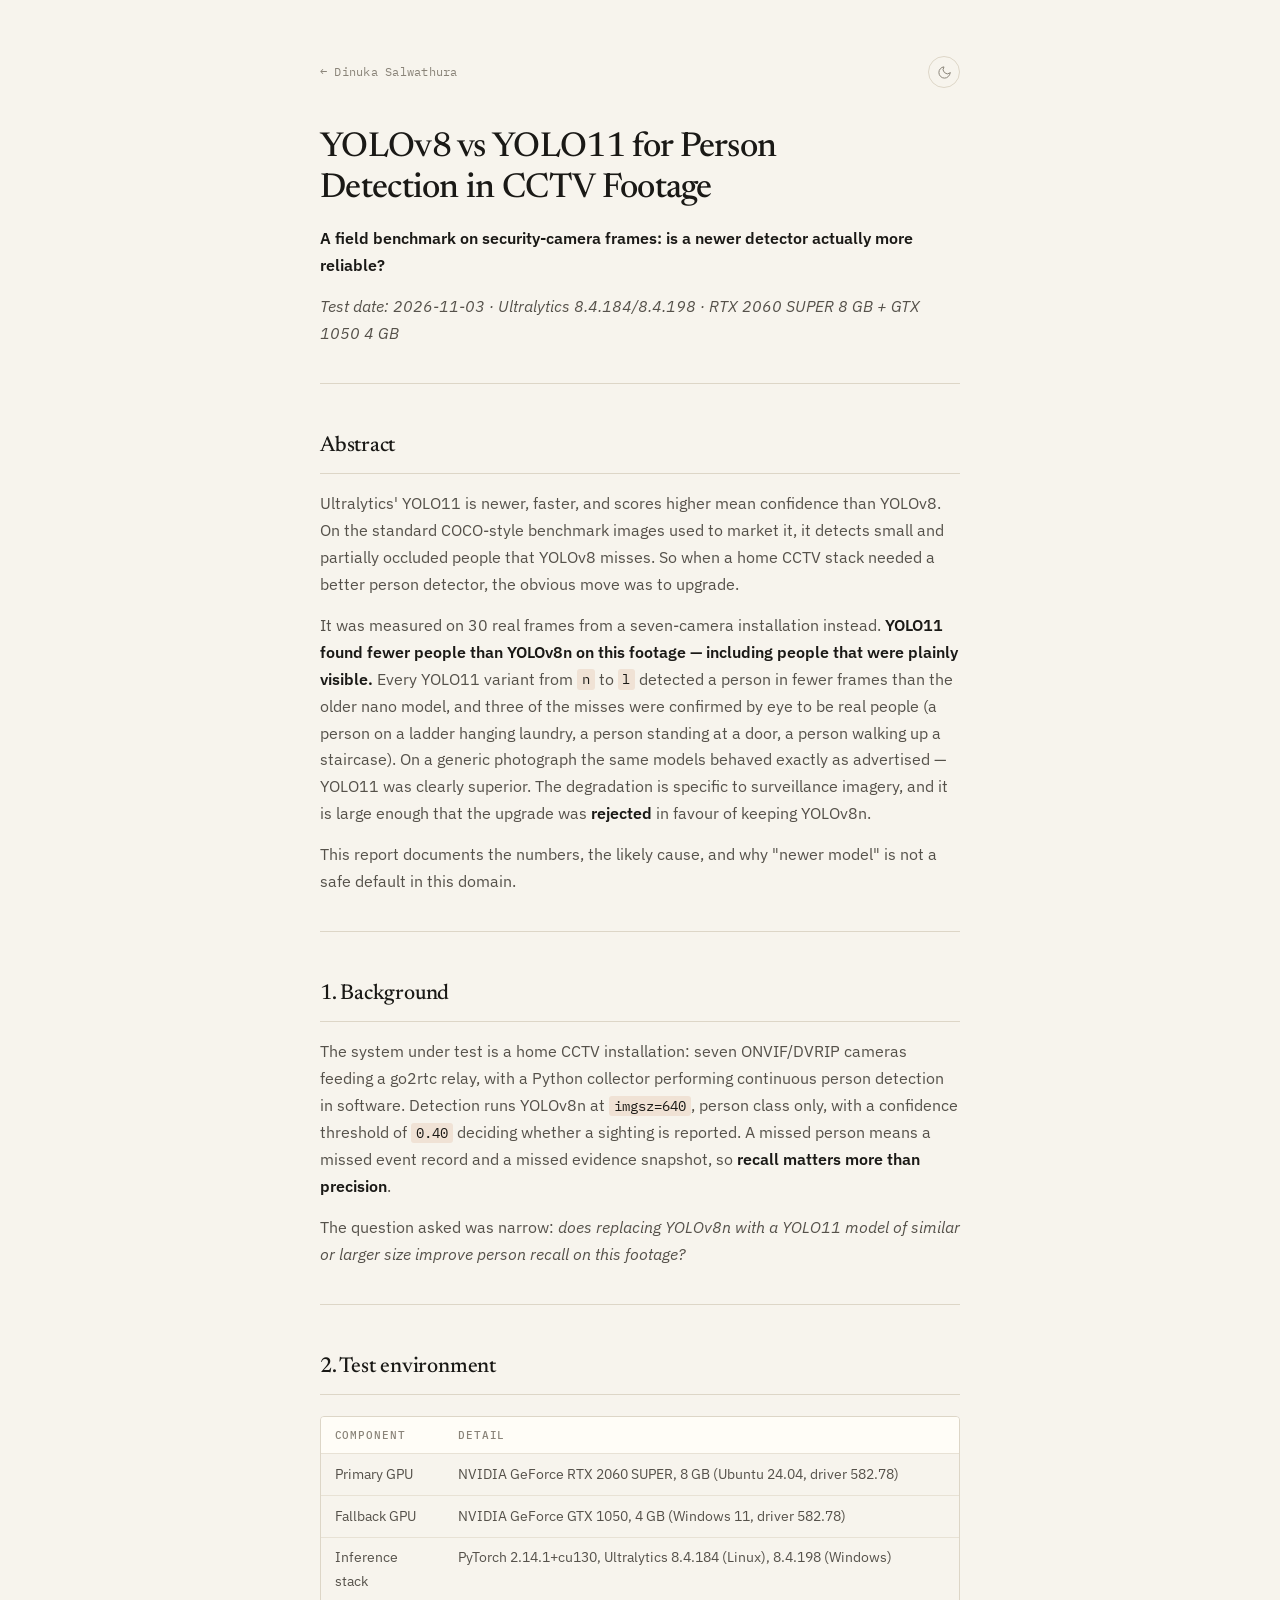
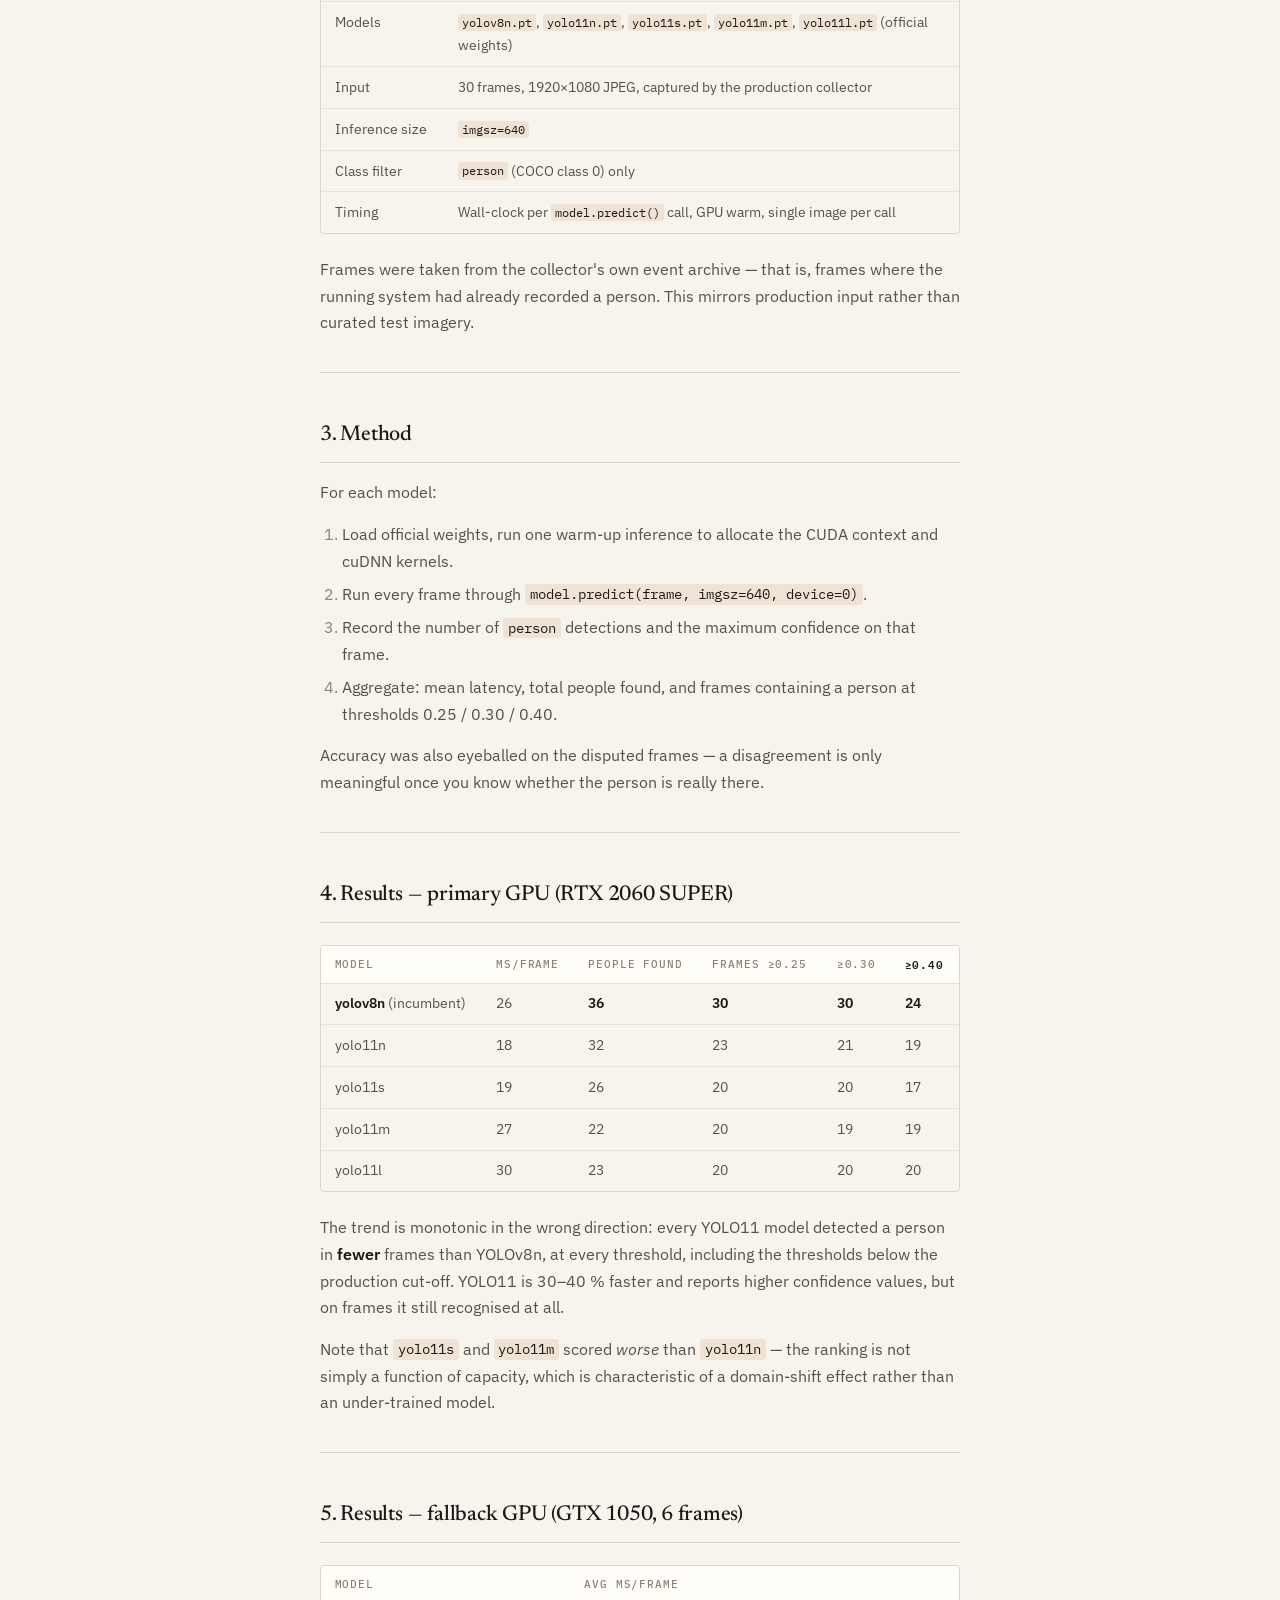
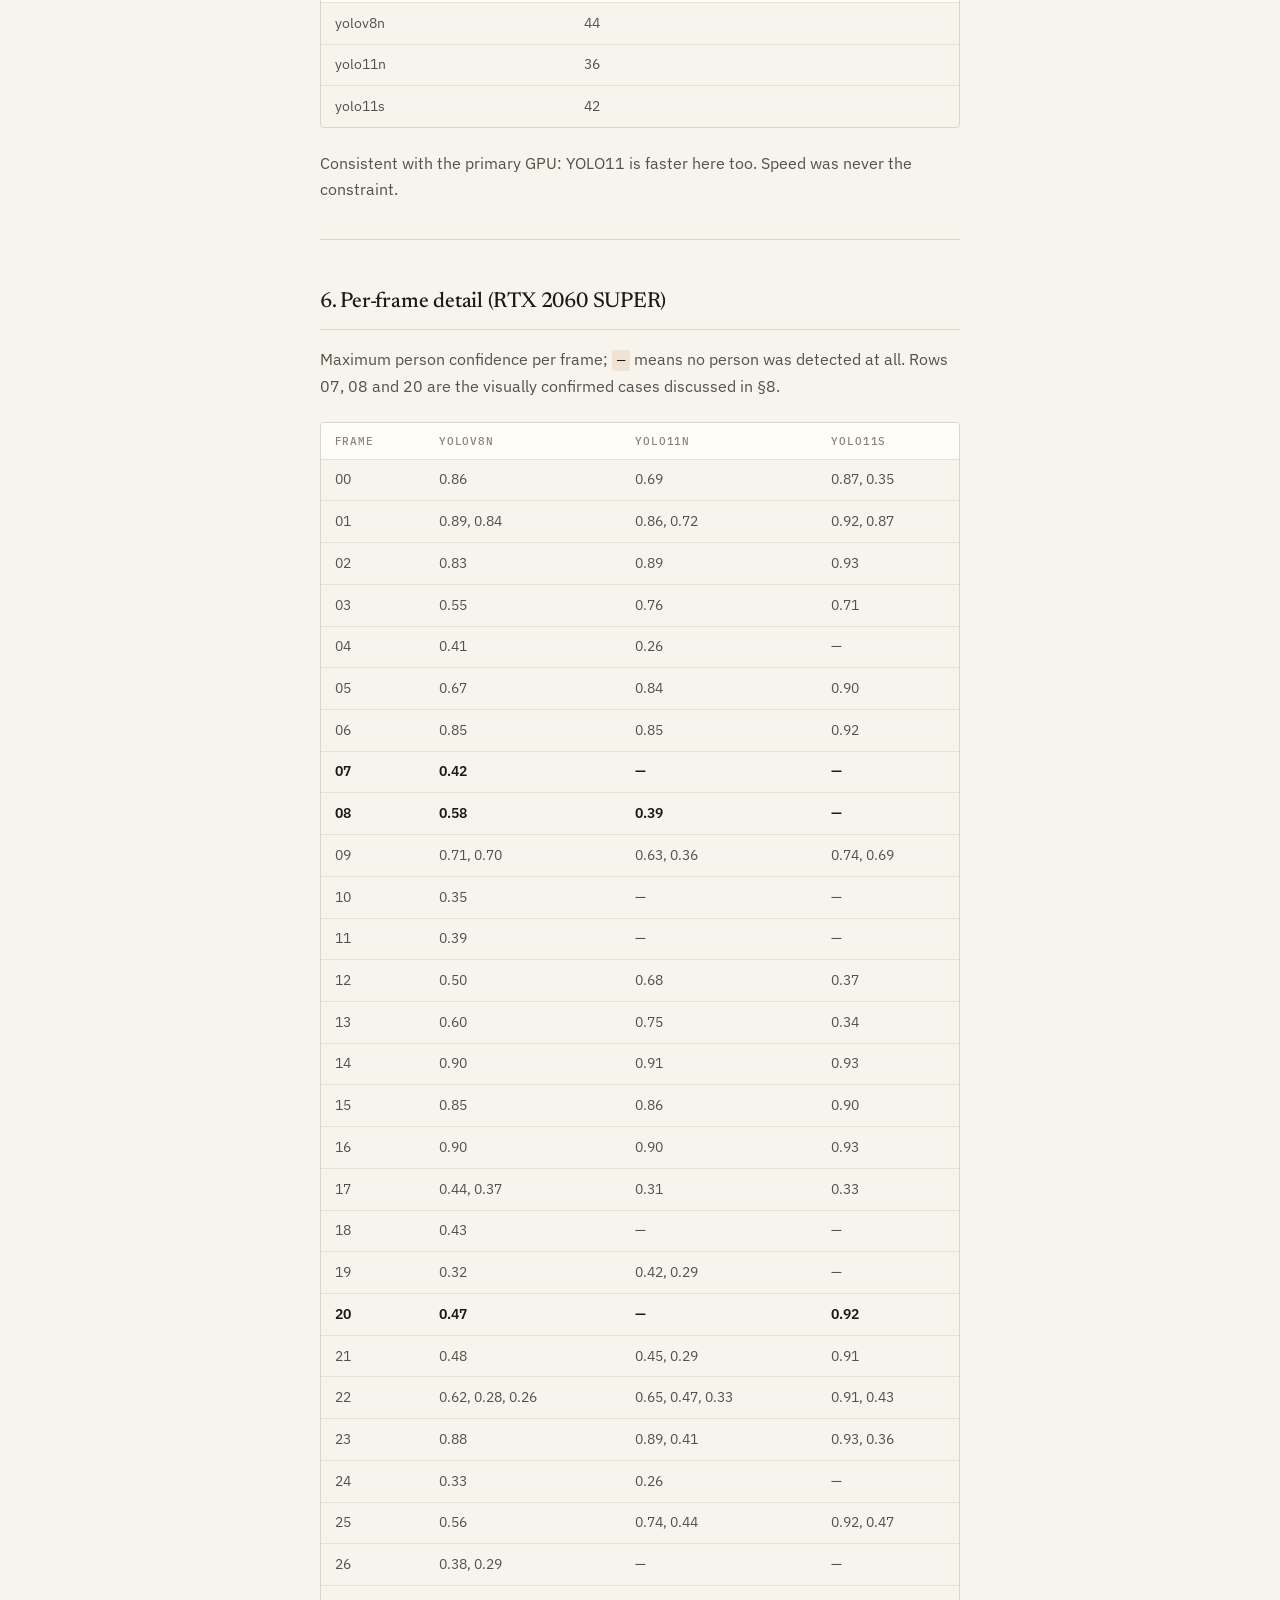
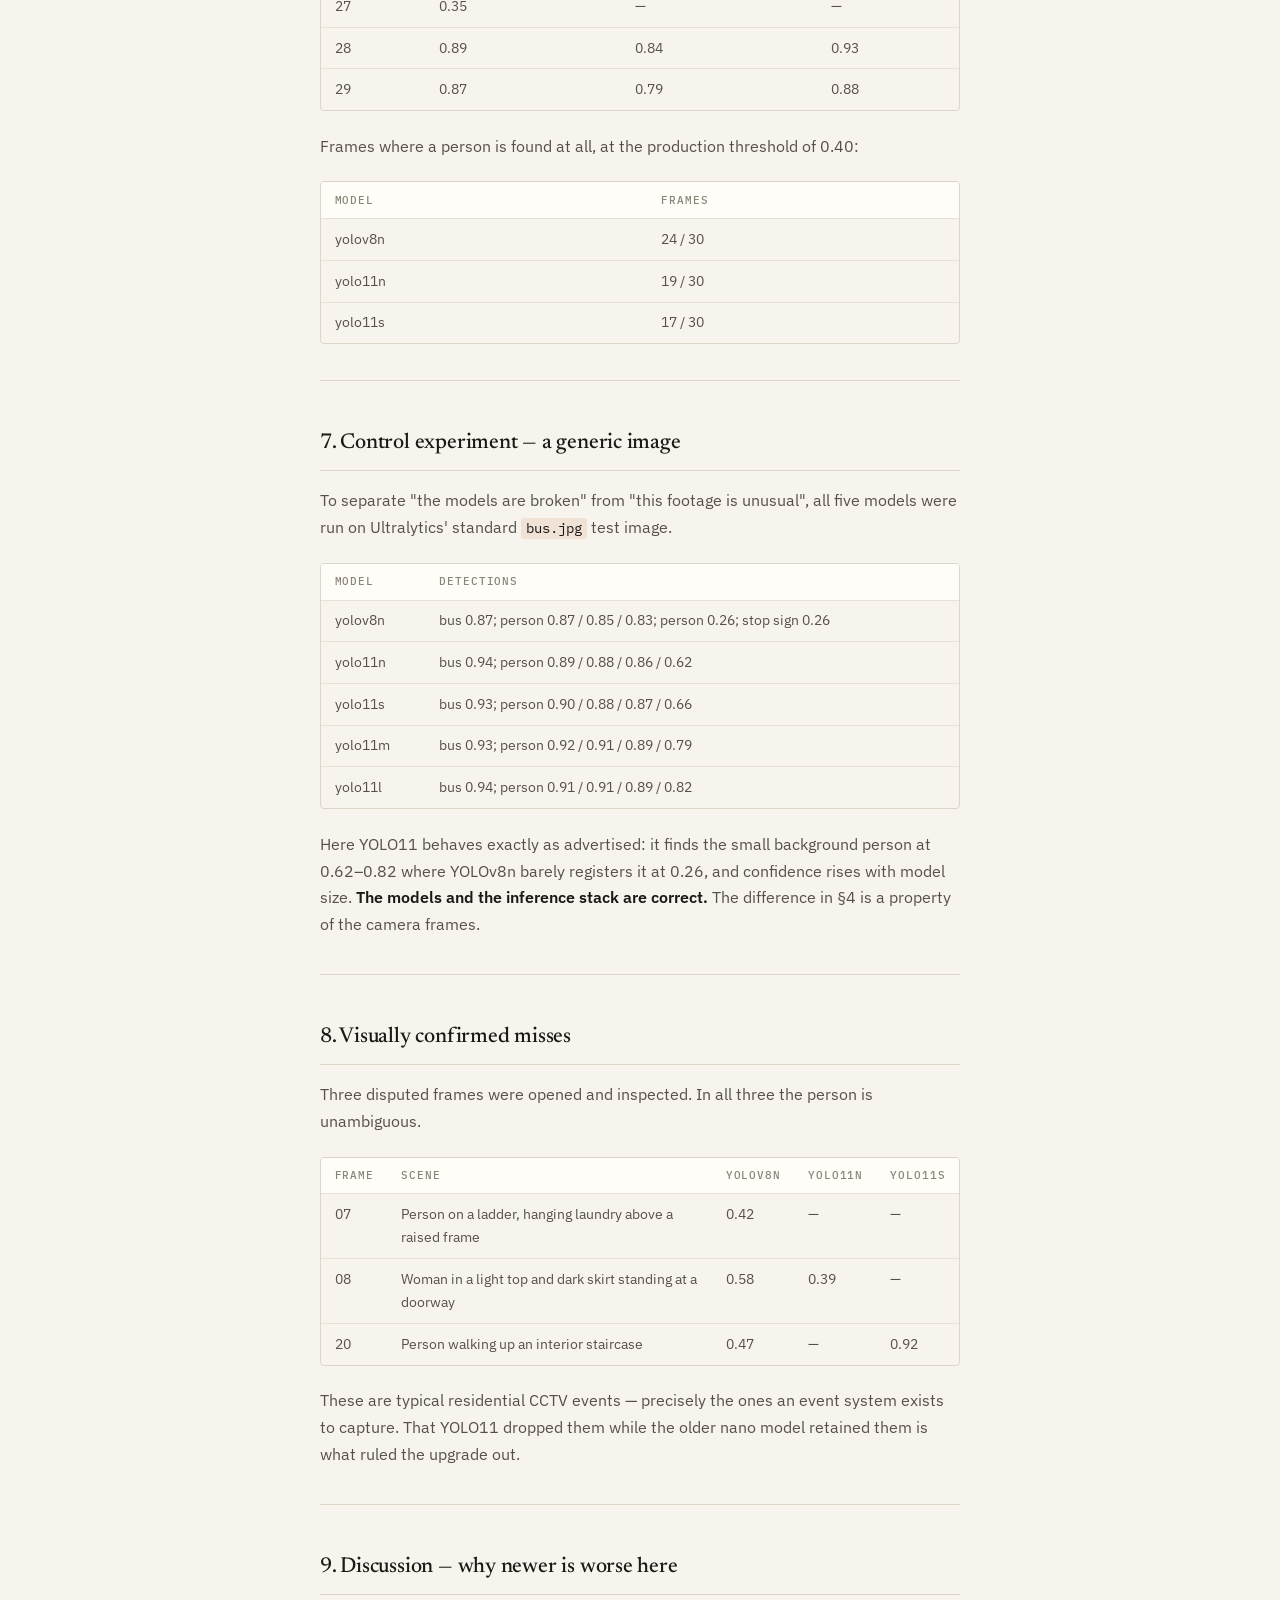
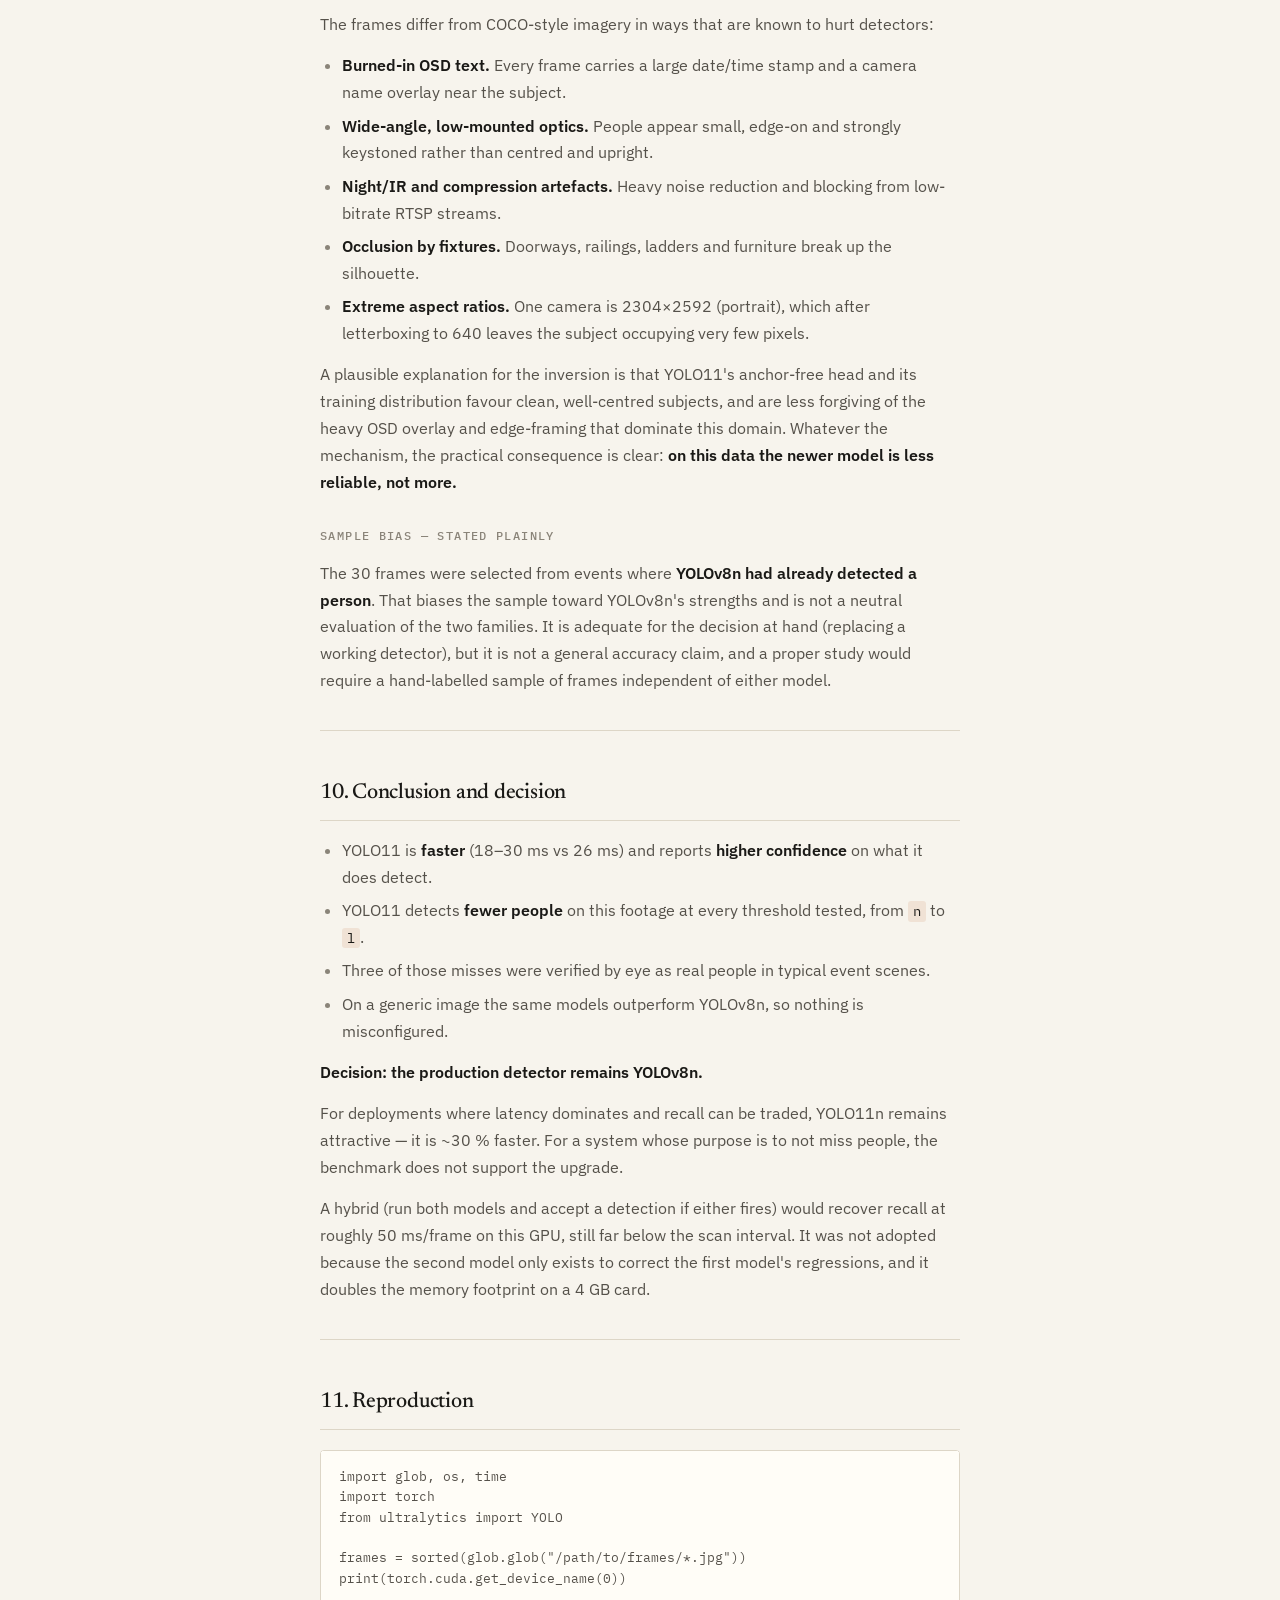
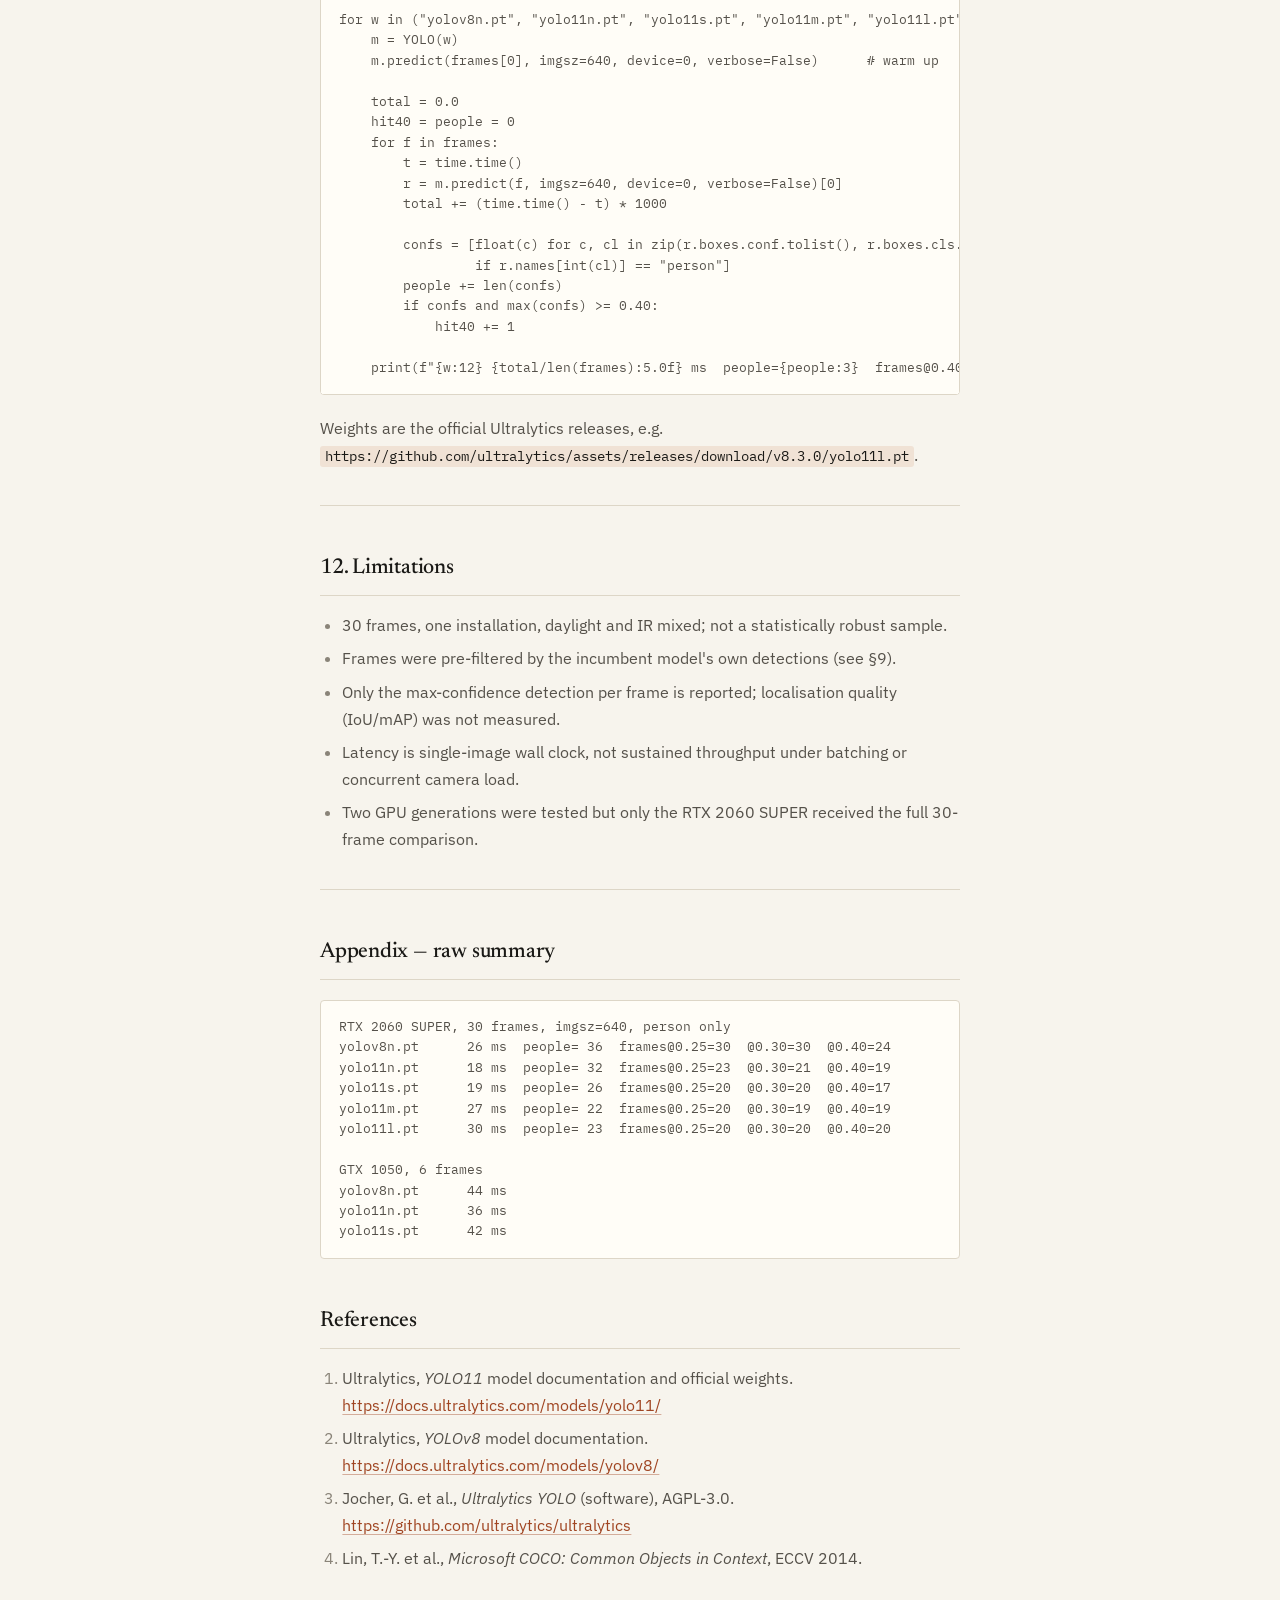
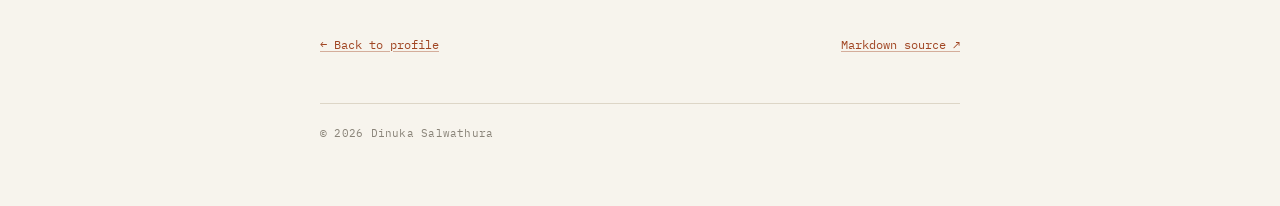
<file: research/yolo11-vs-yolov8-person-detection.html>
<!DOCTYPE html>
<html lang="en">

<head>
    <meta charset="UTF-8">
    <meta name="viewport" content="width=device-width, initial-scale=1.0">
    <title>YOLOv8 vs YOLO11 for CCTV Person Detection | Dinuka Salwathura</title>

    <meta name="description" content="Research: benchmarking YOLOv8 vs YOLO11 for person detection on real CCTV footage - newer models detected fewer people than the older nano model." />
    <meta property="og:title" content="YOLOv8 vs YOLO11 for Person Detection in CCTV Footage - Research" />
    <meta property="og:type" content="article" />
    <meta property="og:url" content="https://dinukasal.github.io/research/yolo11-vs-yolov8-person-detection.html" />
    <meta property="og:description" content="A field benchmark on security-camera frames: YOLO11 is faster and more confident, yet missed real people that YOLOv8n found." />
    <meta name="author" content="Dinuka Salwathura">
    <meta name="color-scheme" content="light dark">

    <link rel="preconnect" href="https://fonts.googleapis.com">
    <link rel="preconnect" href="https://fonts.gstatic.com" crossorigin>
    <link rel="stylesheet"
        href="https://fonts.googleapis.com/css2?family=Newsreader:opsz,wght@6..72,300;6..72,400;6..72,500;6..72,600&family=IBM+Plex+Mono:wght@400;500&family=IBM+Plex+Sans:wght@400;500;600&display=swap">
    <link rel="stylesheet" href="../style.css">

    <!-- Theme is applied before first paint to avoid a flash. -->
    <script src="../theme.js"></script>

    <script async src="https://www.googletagmanager.com/gtag/js?id=G-8EG1JXCSR4"></script>
    <script>
        window.dataLayer = window.dataLayer || [];
        function gtag() { dataLayer.push(arguments); }
        gtag('js', new Date());
        gtag('config', 'G-8EG1JXCSR4');
    </script>
</head>

<body>
    <div class="wrap">
        <div class="topbar">
            <a href="../index.html">&larr; Dinuka Salwathura</a>
            <button class="theme-toggle" type="button" aria-pressed="false" aria-label="Switch to dark theme" title="Switch to dark theme">
                <svg class="icon-moon" viewBox="0 0 24 24" fill="none" stroke="currentColor" stroke-width="1.6" stroke-linecap="round" stroke-linejoin="round" aria-hidden="true">
                    <path d="M21 12.79A9 9 0 1 1 11.21 3 7 7 0 0 0 21 12.79z"></path>
                </svg>
                <svg class="icon-sun" viewBox="0 0 24 24" fill="none" stroke="currentColor" stroke-width="1.6" stroke-linecap="round" stroke-linejoin="round" aria-hidden="true">
                    <circle cx="12" cy="12" r="4.2"></circle>
                    <path d="M12 2.5v2M12 19.5v2M2.5 12h2M19.5 12h2M5.2 5.2l1.4 1.4M17.4 17.4l1.4 1.4M18.8 5.2l-1.4 1.4M6.6 17.4l-1.4 1.4"></path>
                </svg>
            </button>
        </div>

        <article class="article">
<h1 id="yolov8-vs-yolo11-for-person-detection-in-cctv-footage">YOLOv8 vs YOLO11 for Person Detection in CCTV Footage</h1>
<p><strong>A field benchmark on security-camera frames: is a newer detector actually more reliable?</strong></p>
<p><em>Test date: 2026-11-03 · Ultralytics 8.4.184/8.4.198 · RTX 2060 SUPER 8 GB + GTX 1050 4 GB</em></p>
<hr />
<h2 id="abstract">Abstract</h2>
<p>Ultralytics' YOLO11 is newer, faster, and scores higher mean confidence than YOLOv8. On the standard COCO-style benchmark images used to market it, it detects small and partially occluded people that YOLOv8 misses. So when a home CCTV stack needed a better person detector, the obvious move was to upgrade.</p>
<p>It was measured on 30 real frames from a seven-camera installation instead. <strong>YOLO11 found fewer people than YOLOv8n on this footage — including people that were plainly visible.</strong> Every YOLO11 variant from <code>n</code> to <code>l</code> detected a person in fewer frames than the older nano model, and three of the misses were confirmed by eye to be real people (a person on a ladder hanging laundry, a person standing at a door, a person walking up a staircase). On a generic photograph the same models behaved exactly as advertised — YOLO11 was clearly superior. The degradation is specific to surveillance imagery, and it is large enough that the upgrade was <strong>rejected</strong> in favour of keeping YOLOv8n.</p>
<p>This report documents the numbers, the likely cause, and why "newer model" is not a safe default in this domain.</p>
<hr />
<h2 id="1-background">1. Background</h2>
<p>The system under test is a home CCTV installation: seven ONVIF/DVRIP cameras feeding a go2rtc relay, with a Python collector performing continuous person detection in software. Detection runs YOLOv8n at <code>imgsz=640</code>, person class only, with a confidence threshold of <code>0.40</code> deciding whether a sighting is reported. A missed person means a missed event record and a missed evidence snapshot, so <strong>recall matters more than precision</strong>.</p>
<p>The question asked was narrow: <em>does replacing YOLOv8n with a YOLO11 model of similar or larger size improve person recall on this footage?</em></p>
<hr />
<h2 id="2-test-environment">2. Test environment</h2>
<div class="table-wrap"><table>
<thead>
<tr>
<th>Component</th>
<th>Detail</th>
</tr>
</thead>
<tbody>
<tr>
<td>Primary GPU</td>
<td>NVIDIA GeForce RTX 2060 SUPER, 8 GB (Ubuntu 24.04, driver 582.78)</td>
</tr>
<tr>
<td>Fallback GPU</td>
<td>NVIDIA GeForce GTX 1050, 4 GB (Windows 11, driver 582.78)</td>
</tr>
<tr>
<td>Inference stack</td>
<td>PyTorch 2.14.1+cu130, Ultralytics 8.4.184 (Linux), 8.4.198 (Windows)</td>
</tr>
<tr>
<td>Models</td>
<td><code>yolov8n.pt</code>, <code>yolo11n.pt</code>, <code>yolo11s.pt</code>, <code>yolo11m.pt</code>, <code>yolo11l.pt</code> (official weights)</td>
</tr>
<tr>
<td>Input</td>
<td>30 frames, 1920×1080 JPEG, captured by the production collector</td>
</tr>
<tr>
<td>Inference size</td>
<td><code>imgsz=640</code></td>
</tr>
<tr>
<td>Class filter</td>
<td><code>person</code> (COCO class 0) only</td>
</tr>
<tr>
<td>Timing</td>
<td>Wall-clock per <code>model.predict()</code> call, GPU warm, single image per call</td>
</tr>
</tbody>
</table></div>
<p>Frames were taken from the collector's own event archive — that is, frames where the running system had already recorded a person. This mirrors production input rather than curated test imagery.</p>
<hr />
<h2 id="3-method">3. Method</h2>
<p>For each model:</p>
<ol>
<li>Load official weights, run one warm-up inference to allocate the CUDA context and cuDNN kernels.</li>
<li>Run every frame through <code>model.predict(frame, imgsz=640, device=0)</code>.</li>
<li>Record the number of <code>person</code> detections and the maximum confidence on that frame.</li>
<li>Aggregate: mean latency, total people found, and frames containing a person at thresholds 0.25 / 0.30 / 0.40.</li>
</ol>
<p>Accuracy was also eyeballed on the disputed frames — a disagreement is only meaningful once you know whether the person is really there.</p>
<hr />
<h2 id="4-results-primary-gpu-rtx-2060-super">4. Results — primary GPU (RTX 2060 SUPER)</h2>
<div class="table-wrap"><table>
<thead>
<tr>
<th>Model</th>
<th>ms/frame</th>
<th>People found</th>
<th>frames ≥0.25</th>
<th>≥0.30</th>
<th><strong>≥0.40</strong></th>
</tr>
</thead>
<tbody>
<tr>
<td><strong>yolov8n</strong> (incumbent)</td>
<td>26</td>
<td><strong>36</strong></td>
<td><strong>30</strong></td>
<td><strong>30</strong></td>
<td><strong>24</strong></td>
</tr>
<tr>
<td>yolo11n</td>
<td>18</td>
<td>32</td>
<td>23</td>
<td>21</td>
<td>19</td>
</tr>
<tr>
<td>yolo11s</td>
<td>19</td>
<td>26</td>
<td>20</td>
<td>20</td>
<td>17</td>
</tr>
<tr>
<td>yolo11m</td>
<td>27</td>
<td>22</td>
<td>20</td>
<td>19</td>
<td>19</td>
</tr>
<tr>
<td>yolo11l</td>
<td>30</td>
<td>23</td>
<td>20</td>
<td>20</td>
<td>20</td>
</tr>
</tbody>
</table></div>
<p>The trend is monotonic in the wrong direction: every YOLO11 model detected a person in <strong>fewer</strong> frames than YOLOv8n, at every threshold, including the thresholds below the production cut-off. YOLO11 is 30–40 % faster and reports higher confidence values, but on frames it still recognised at all.</p>
<p>Note that <code>yolo11s</code> and <code>yolo11m</code> scored <em>worse</em> than <code>yolo11n</code> — the ranking is not simply a function of capacity, which is characteristic of a domain-shift effect rather than an under-trained model.</p>
<hr />
<h2 id="5-results-fallback-gpu-gtx-1050-6-frames">5. Results — fallback GPU (GTX 1050, 6 frames)</h2>
<div class="table-wrap"><table>
<thead>
<tr>
<th>Model</th>
<th>avg ms/frame</th>
</tr>
</thead>
<tbody>
<tr>
<td>yolov8n</td>
<td>44</td>
</tr>
<tr>
<td>yolo11n</td>
<td>36</td>
</tr>
<tr>
<td>yolo11s</td>
<td>42</td>
</tr>
</tbody>
</table></div>
<p>Consistent with the primary GPU: YOLO11 is faster here too. Speed was never the constraint.</p>
<hr />
<h2 id="6-per-frame-detail-rtx-2060-super">6. Per-frame detail (RTX 2060 SUPER)</h2>
<p>Maximum person confidence per frame; <code>—</code> means no person was detected at all. Rows 07, 08 and 20 are the visually confirmed cases discussed in §8.</p>
<div class="table-wrap"><table>
<thead>
<tr>
<th>Frame</th>
<th>yolov8n</th>
<th>yolo11n</th>
<th>yolo11s</th>
</tr>
</thead>
<tbody>
<tr>
<td>00</td>
<td>0.86</td>
<td>0.69</td>
<td>0.87, 0.35</td>
</tr>
<tr>
<td>01</td>
<td>0.89, 0.84</td>
<td>0.86, 0.72</td>
<td>0.92, 0.87</td>
</tr>
<tr>
<td>02</td>
<td>0.83</td>
<td>0.89</td>
<td>0.93</td>
</tr>
<tr>
<td>03</td>
<td>0.55</td>
<td>0.76</td>
<td>0.71</td>
</tr>
<tr>
<td>04</td>
<td>0.41</td>
<td>0.26</td>
<td>—</td>
</tr>
<tr>
<td>05</td>
<td>0.67</td>
<td>0.84</td>
<td>0.90</td>
</tr>
<tr>
<td>06</td>
<td>0.85</td>
<td>0.85</td>
<td>0.92</td>
</tr>
<tr>
<td><strong>07</strong></td>
<td><strong>0.42</strong></td>
<td><strong>—</strong></td>
<td><strong>—</strong></td>
</tr>
<tr>
<td><strong>08</strong></td>
<td><strong>0.58</strong></td>
<td><strong>0.39</strong></td>
<td><strong>—</strong></td>
</tr>
<tr>
<td>09</td>
<td>0.71, 0.70</td>
<td>0.63, 0.36</td>
<td>0.74, 0.69</td>
</tr>
<tr>
<td>10</td>
<td>0.35</td>
<td>—</td>
<td>—</td>
</tr>
<tr>
<td>11</td>
<td>0.39</td>
<td>—</td>
<td>—</td>
</tr>
<tr>
<td>12</td>
<td>0.50</td>
<td>0.68</td>
<td>0.37</td>
</tr>
<tr>
<td>13</td>
<td>0.60</td>
<td>0.75</td>
<td>0.34</td>
</tr>
<tr>
<td>14</td>
<td>0.90</td>
<td>0.91</td>
<td>0.93</td>
</tr>
<tr>
<td>15</td>
<td>0.85</td>
<td>0.86</td>
<td>0.90</td>
</tr>
<tr>
<td>16</td>
<td>0.90</td>
<td>0.90</td>
<td>0.93</td>
</tr>
<tr>
<td>17</td>
<td>0.44, 0.37</td>
<td>0.31</td>
<td>0.33</td>
</tr>
<tr>
<td>18</td>
<td>0.43</td>
<td>—</td>
<td>—</td>
</tr>
<tr>
<td>19</td>
<td>0.32</td>
<td>0.42, 0.29</td>
<td>—</td>
</tr>
<tr>
<td><strong>20</strong></td>
<td><strong>0.47</strong></td>
<td><strong>—</strong></td>
<td><strong>0.92</strong></td>
</tr>
<tr>
<td>21</td>
<td>0.48</td>
<td>0.45, 0.29</td>
<td>0.91</td>
</tr>
<tr>
<td>22</td>
<td>0.62, 0.28, 0.26</td>
<td>0.65, 0.47, 0.33</td>
<td>0.91, 0.43</td>
</tr>
<tr>
<td>23</td>
<td>0.88</td>
<td>0.89, 0.41</td>
<td>0.93, 0.36</td>
</tr>
<tr>
<td>24</td>
<td>0.33</td>
<td>0.26</td>
<td>—</td>
</tr>
<tr>
<td>25</td>
<td>0.56</td>
<td>0.74, 0.44</td>
<td>0.92, 0.47</td>
</tr>
<tr>
<td>26</td>
<td>0.38, 0.29</td>
<td>—</td>
<td>—</td>
</tr>
<tr>
<td>27</td>
<td>0.35</td>
<td>—</td>
<td>—</td>
</tr>
<tr>
<td>28</td>
<td>0.89</td>
<td>0.84</td>
<td>0.93</td>
</tr>
<tr>
<td>29</td>
<td>0.87</td>
<td>0.79</td>
<td>0.88</td>
</tr>
</tbody>
</table></div>
<p>Frames where a person is found at all, at the production threshold of 0.40:</p>
<div class="table-wrap"><table>
<thead>
<tr>
<th>Model</th>
<th>Frames</th>
</tr>
</thead>
<tbody>
<tr>
<td>yolov8n</td>
<td>24 / 30</td>
</tr>
<tr>
<td>yolo11n</td>
<td>19 / 30</td>
</tr>
<tr>
<td>yolo11s</td>
<td>17 / 30</td>
</tr>
</tbody>
</table></div>
<hr />
<h2 id="7-control-experiment-a-generic-image">7. Control experiment — a generic image</h2>
<p>To separate "the models are broken" from "this footage is unusual", all five models were run on Ultralytics' standard <code>bus.jpg</code> test image.</p>
<div class="table-wrap"><table>
<thead>
<tr>
<th>Model</th>
<th>Detections</th>
</tr>
</thead>
<tbody>
<tr>
<td>yolov8n</td>
<td>bus 0.87; person 0.87 / 0.85 / 0.83; person 0.26; stop sign 0.26</td>
</tr>
<tr>
<td>yolo11n</td>
<td>bus 0.94; person 0.89 / 0.88 / 0.86 / 0.62</td>
</tr>
<tr>
<td>yolo11s</td>
<td>bus 0.93; person 0.90 / 0.88 / 0.87 / 0.66</td>
</tr>
<tr>
<td>yolo11m</td>
<td>bus 0.93; person 0.92 / 0.91 / 0.89 / 0.79</td>
</tr>
<tr>
<td>yolo11l</td>
<td>bus 0.94; person 0.91 / 0.91 / 0.89 / 0.82</td>
</tr>
</tbody>
</table></div>
<p>Here YOLO11 behaves exactly as advertised: it finds the small background person at 0.62–0.82 where YOLOv8n barely registers it at 0.26, and confidence rises with model size. <strong>The models and the inference stack are correct.</strong> The difference in §4 is a property of the camera frames.</p>
<hr />
<h2 id="8-visually-confirmed-misses">8. Visually confirmed misses</h2>
<p>Three disputed frames were opened and inspected. In all three the person is unambiguous.</p>
<div class="table-wrap"><table>
<thead>
<tr>
<th>Frame</th>
<th>Scene</th>
<th>yolov8n</th>
<th>yolo11n</th>
<th>yolo11s</th>
</tr>
</thead>
<tbody>
<tr>
<td>07</td>
<td>Person on a ladder, hanging laundry above a raised frame</td>
<td>0.42</td>
<td>—</td>
<td>—</td>
</tr>
<tr>
<td>08</td>
<td>Woman in a light top and dark skirt standing at a doorway</td>
<td>0.58</td>
<td>0.39</td>
<td>—</td>
</tr>
<tr>
<td>20</td>
<td>Person walking up an interior staircase</td>
<td>0.47</td>
<td>—</td>
<td>0.92</td>
</tr>
</tbody>
</table></div>
<p>These are typical residential CCTV events — precisely the ones an event system exists to capture. That YOLO11 dropped them while the older nano model retained them is what ruled the upgrade out.</p>
<hr />
<h2 id="9-discussion-why-newer-is-worse-here">9. Discussion — why newer is worse here</h2>
<p>The frames differ from COCO-style imagery in ways that are known to hurt detectors:</p>
<ul>
<li><strong>Burned-in OSD text.</strong> Every frame carries a large date/time stamp and a camera name overlay near the subject.</li>
<li><strong>Wide-angle, low-mounted optics.</strong> People appear small, edge-on and strongly keystoned rather than centred and upright.</li>
<li><strong>Night/IR and compression artefacts.</strong> Heavy noise reduction and blocking from low-bitrate RTSP streams.</li>
<li><strong>Occlusion by fixtures.</strong> Doorways, railings, ladders and furniture break up the silhouette.</li>
<li><strong>Extreme aspect ratios.</strong> One camera is 2304×2592 (portrait), which after letterboxing to 640 leaves the subject occupying very few pixels.</li>
</ul>
<p>A plausible explanation for the inversion is that YOLO11's anchor-free head and its training distribution favour clean, well-centred subjects, and are less forgiving of the heavy OSD overlay and edge-framing that dominate this domain. Whatever the mechanism, the practical consequence is clear: <strong>on this data the newer model is less reliable, not more.</strong></p>
<h3 id="sample-bias-stated-plainly">Sample bias — stated plainly</h3>
<p>The 30 frames were selected from events where <strong>YOLOv8n had already detected a person</strong>. That biases the sample toward YOLOv8n's strengths and is not a neutral evaluation of the two families. It is adequate for the decision at hand (replacing a working detector), but it is not a general accuracy claim, and a proper study would require a hand-labelled sample of frames independent of either model.</p>
<hr />
<h2 id="10-conclusion-and-decision">10. Conclusion and decision</h2>
<ul>
<li>YOLO11 is <strong>faster</strong> (18–30 ms vs 26 ms) and reports <strong>higher confidence</strong> on what it does detect.</li>
<li>YOLO11 detects <strong>fewer people</strong> on this footage at every threshold tested, from <code>n</code> to <code>l</code>.</li>
<li>Three of those misses were verified by eye as real people in typical event scenes.</li>
<li>On a generic image the same models outperform YOLOv8n, so nothing is misconfigured.</li>
</ul>
<p><strong>Decision: the production detector remains YOLOv8n.</strong></p>
<p>For deployments where latency dominates and recall can be traded, YOLO11n remains attractive — it is ~30 % faster. For a system whose purpose is to not miss people, the benchmark does not support the upgrade.</p>
<p>A hybrid (run both models and accept a detection if either fires) would recover recall at roughly 50 ms/frame on this GPU, still far below the scan interval. It was not adopted because the second model only exists to correct the first model's regressions, and it doubles the memory footprint on a 4 GB card.</p>
<hr />
<h2 id="11-reproduction">11. Reproduction</h2>
<pre><code class="language-python">import glob, os, time
import torch
from ultralytics import YOLO

frames = sorted(glob.glob(&quot;/path/to/frames/*.jpg&quot;))
print(torch.cuda.get_device_name(0))

for w in (&quot;yolov8n.pt&quot;, &quot;yolo11n.pt&quot;, &quot;yolo11s.pt&quot;, &quot;yolo11m.pt&quot;, &quot;yolo11l.pt&quot;):
    m = YOLO(w)
    m.predict(frames[0], imgsz=640, device=0, verbose=False)      # warm up

    total = 0.0
    hit40 = people = 0
    for f in frames:
        t = time.time()
        r = m.predict(f, imgsz=640, device=0, verbose=False)[0]
        total += (time.time() - t) * 1000

        confs = [float(c) for c, cl in zip(r.boxes.conf.tolist(), r.boxes.cls.tolist())
                 if r.names[int(cl)] == &quot;person&quot;]
        people += len(confs)
        if confs and max(confs) &gt;= 0.40:
            hit40 += 1

    print(f&quot;{w:12} {total/len(frames):5.0f} ms  people={people:3}  frames@0.40={hit40}/{len(frames)}&quot;)
</code></pre>
<p>Weights are the official Ultralytics releases, e.g.
<code>https://github.com/ultralytics/assets/releases/download/v8.3.0/yolo11l.pt</code>.</p>
<hr />
<h2 id="12-limitations">12. Limitations</h2>
<ul>
<li>30 frames, one installation, daylight and IR mixed; not a statistically robust sample.</li>
<li>Frames were pre-filtered by the incumbent model's own detections (see §9).</li>
<li>Only the max-confidence detection per frame is reported; localisation quality (IoU/mAP) was not measured.</li>
<li>Latency is single-image wall clock, not sustained throughput under batching or concurrent camera load.</li>
<li>Two GPU generations were tested but only the RTX 2060 SUPER received the full 30-frame comparison.</li>
</ul>
<hr />
<h2 id="appendix-raw-summary">Appendix — raw summary</h2>
<pre><code>RTX 2060 SUPER, 30 frames, imgsz=640, person only
yolov8n.pt      26 ms  people= 36  frames@0.25=30  @0.30=30  @0.40=24
yolo11n.pt      18 ms  people= 32  frames@0.25=23  @0.30=21  @0.40=19
yolo11s.pt      19 ms  people= 26  frames@0.25=20  @0.30=20  @0.40=17
yolo11m.pt      27 ms  people= 22  frames@0.25=20  @0.30=19  @0.40=19
yolo11l.pt      30 ms  people= 23  frames@0.25=20  @0.30=20  @0.40=20

GTX 1050, 6 frames
yolov8n.pt      44 ms
yolo11n.pt      36 ms
yolo11s.pt      42 ms
</code></pre>
<h2 id="references">References</h2>
<ol>
<li>Ultralytics, <em>YOLO11</em> model documentation and official weights. <a href="https://docs.ultralytics.com/models/yolo11/">https://docs.ultralytics.com/models/yolo11/</a></li>
<li>Ultralytics, <em>YOLOv8</em> model documentation. <a href="https://docs.ultralytics.com/models/yolov8/">https://docs.ultralytics.com/models/yolov8/</a></li>
<li>Jocher, G. et al., <em>Ultralytics YOLO</em> (software), AGPL-3.0. <a href="https://github.com/ultralytics/ultralytics">https://github.com/ultralytics/ultralytics</a></li>
<li>Lin, T.-Y. et al., <em>Microsoft COCO: Common Objects in Context</em>, ECCV 2014.</li>
</ol>
        </article>

        <nav class="article-nav-bottom">
            <a href="../index.html">&larr; Back to profile</a>
            <a href="yolo11-vs-yolov8-person-detection.md" class="md-source">Markdown source &#8599;</a>
        </nav>

        <footer>
            <p>&copy; 2026 Dinuka Salwathura</p>
        </footer>
    </div>
</body>

</html>
</file>
<file: style.css>
/* ------------------------------------------------------------------
   dinukasal.github.io
   Typography-driven, hand-written CSS. No framework, no build step.
   Themes: [data-theme="light"] (default) / [data-theme="dark"]
   ------------------------------------------------------------------ */

:root {
    --font-serif: "Newsreader", Georgia, "Times New Roman", serif;
    --font-sans: "IBM Plex Sans", -apple-system, BlinkMacSystemFont, "Segoe UI", Helvetica, Arial, sans-serif;
    --font-mono: "IBM Plex Mono", ui-monospace, SFMono-Regular, Menlo, Consolas, monospace;

    --bg: #f7f4ed;
    --bg-soft: #fffdf7;
    --ink: #1a1916;
    --ink-2: #55514a;
    --ink-3: #8a8479;
    --rule: #ddd6c7;
    --rule-soft: #e8e2d5;
    --accent: #a04522;
    --accent-soft: #f0e2d5;
    --select: #ecdfcc;
}

[data-theme="dark"] {
    --bg: #16150f;
    --bg-soft: #1c1b15;
    --ink: #ece7dc;
    --ink-2: #a9a297;
    --ink-3: #7c766b;
    --rule: #302e26;
    --rule-soft: #26241e;
    --accent: #dd9468;
    --accent-soft: #2a231b;
    --select: #33291f;
}

*,
*::before,
*::after {
    box-sizing: border-box;
}

html {
    color-scheme: light;
}

[data-theme="dark"] {
    color-scheme: dark;
}

body {
    margin: 0;
    padding: 0;
    background-color: var(--bg);
    color: var(--ink-2);
    font-family: var(--font-sans);
    font-size: 16px;
    line-height: 1.68;
    -webkit-font-smoothing: antialiased;
    text-rendering: optimizeLegibility;
}

::selection {
    background: var(--select);
    color: var(--ink);
}

.wrap,
.container {
    max-width: 43rem;
    margin: 0 auto;
    padding: 3.5rem 1.5rem 4rem;
}

a {
    color: var(--accent);
    text-decoration: underline;
    text-decoration-thickness: 1px;
    text-underline-offset: 0.18em;
    text-decoration-color: color-mix(in srgb, var(--accent) 40%, transparent);
    transition: text-decoration-color 0.15s ease, color 0.15s ease;
}

a:hover {
    text-decoration-color: currentColor;
}

:focus-visible {
    outline: 2px solid var(--accent);
    outline-offset: 3px;
    border-radius: 2px;
}

/* ---------------------------- masthead ---------------------------- */

.masthead {
    display: flex;
    align-items: flex-start;
    justify-content: space-between;
    gap: 1.5rem;
    margin-bottom: 1.75rem;
}

.identity {
    display: flex;
    align-items: center;
    gap: 1.15rem;
    min-width: 0;
}

.avatar {
    flex: 0 0 auto;
    width: 76px;
    height: 76px;
    border-radius: 3px;
    object-fit: cover;
    border: 1px solid var(--rule);
    filter: grayscale(1) contrast(1.02);
    transition: filter 0.4s ease;
}

.identity:hover .avatar {
    filter: grayscale(0);
}

.identity h1 {
    margin: 0 0 0.3rem;
    font-family: var(--font-serif);
    font-size: 1.85rem;
    font-weight: 500;
    line-height: 1.15;
    letter-spacing: -0.015em;
    color: var(--ink);
}

.meta {
    margin: 0;
    font-family: var(--font-mono);
    font-size: 0.7rem;
    letter-spacing: 0.02em;
    color: var(--ink-3);
}

.meta .sep {
    padding: 0 0.35em;
    color: var(--rule);
}

/* theme switch */

.theme-toggle {
    flex: 0 0 auto;
    display: inline-grid;
    place-items: center;
    width: 2rem;
    height: 2rem;
    padding: 0;
    border: 1px solid var(--rule);
    border-radius: 50%;
    background: transparent;
    color: var(--ink-3);
    cursor: pointer;
    transition: color 0.15s ease, border-color 0.15s ease, background-color 0.15s ease;
}

.theme-toggle:hover {
    color: var(--ink);
    border-color: var(--ink-3);
    background: var(--bg-soft);
}

.theme-toggle svg {
    width: 15px;
    height: 15px;
    display: block;
}

.theme-toggle .icon-sun {
    display: none;
}

[data-theme="dark"] .theme-toggle .icon-sun {
    display: block;
}

[data-theme="dark"] .theme-toggle .icon-moon {
    display: none;
}

/* ---------------------------- lede ---------------------------- */

.lede {
    margin: 0 0 1.5rem;
    max-width: 34em;
    font-family: var(--font-serif);
    font-size: 1.28rem;
    font-weight: 300;
    line-height: 1.5;
    color: var(--ink);
    letter-spacing: -0.005em;
}

.inline-links {
    display: flex;
    flex-wrap: wrap;
    gap: 0.4rem 1.25rem;
    margin: 0 0 2.75rem;
    padding: 0;
    list-style: none;
    font-family: var(--font-mono);
    font-size: 0.74rem;
    letter-spacing: 0.03em;
    text-transform: lowercase;
}

.inline-links a {
    text-decoration: none;
    border-bottom: 1px solid color-mix(in srgb, var(--accent) 35%, transparent);
    padding-bottom: 1px;
}

.inline-links a:hover {
    border-bottom-color: var(--accent);
}

/* ---------------------------- sections ---------------------------- */

.section {
    display: grid;
    grid-template-columns: 8.5rem minmax(0, 1fr);
    column-gap: 1.75rem;
    padding: 1.6rem 0;
    border-top: 1px solid var(--rule);
}

.section > h2 {
    margin: 0;
    padding-top: 0.32rem;
    font-family: var(--font-mono);
    font-size: 0.68rem;
    font-weight: 500;
    letter-spacing: 0.14em;
    text-transform: uppercase;
    color: var(--ink-3);
}

.section-body > *:first-child {
    margin-top: 0;
}

.section-body > *:last-child {
    margin-bottom: 0;
}

.section-body p {
    margin: 0 0 1rem;
    max-width: 40em;
}

.section-body h3 {
    margin: 1.9rem 0 0.75rem;
    font-family: var(--font-mono);
    font-size: 0.68rem;
    font-weight: 500;
    letter-spacing: 0.14em;
    text-transform: uppercase;
    color: var(--ink-3);
}

.section-body h3:first-child {
    margin-top: 0;
}

/* ---------------------------- work list ---------------------------- */

.work-item {
    padding: 0.85rem 0;
}

.work-item:first-child {
    padding-top: 0;
}

.work-item + .work-item {
    border-top: 1px solid var(--rule-soft);
}

.work-head {
    display: flex;
    flex-wrap: wrap;
    align-items: baseline;
    gap: 0.15rem 0.65rem;
}

.work-company {
    font-weight: 500;
    color: var(--ink);
    text-decoration: none;
    border-bottom: 1px solid transparent;
}

a.work-company:hover {
    border-bottom-color: var(--accent);
    color: var(--accent);
}

.work-role {
    margin-left: auto;
    font-family: var(--font-mono);
    font-size: 0.72rem;
    letter-spacing: 0.02em;
    color: var(--ink-3);
    text-align: right;
}

.work-desc {
    margin: 0.3rem 0 0;
    font-size: 0.9rem;
    color: var(--ink-2);
    max-width: 38em;
}

/* ---------------------------- skills ---------------------------- */

.tags {
    margin: 0;
    max-width: 40em;
    font-size: 0.95rem;
    color: var(--ink-2);
    line-height: 1.9;
}


/* ---------------------------- entry lists ---------------------------- */

.entry-list {
    margin: 0;
    padding: 0;
    list-style: none;
}

.entry-list > li + li {
    border-top: 1px solid var(--rule-soft);
}

.entry {
    display: grid;
    grid-template-columns: minmax(0, 1fr) auto auto;
    align-items: baseline;
    column-gap: 0.85rem;
    padding: 0.8rem 0;
    text-decoration: none;
}

.entry-list > li:first-child .entry {
    padding-top: 0;
}

.entry-title {
    font-weight: 500;
    color: var(--ink);
    text-decoration: none;
    transition: color 0.15s ease;
}

.entry-arrow {
    font-family: var(--font-mono);
    font-size: 0.85rem;
    color: var(--ink-3);
    transition: transform 0.15s ease, color 0.15s ease;
}

.entry-date {
    font-family: var(--font-mono);
    font-size: 0.7rem;
    letter-spacing: 0.02em;
    color: var(--ink-3);
    white-space: nowrap;
}

.entry-desc {
    grid-column: 1 / -1;
    margin-top: 0.15rem;
    font-size: 0.9rem;
    color: var(--ink-2);
    max-width: 40em;
}

.entry:hover .entry-title {
    color: var(--accent);
}

.entry:hover .entry-arrow {
    color: var(--accent);
    transform: translate(3px, -3px);
}

/* ---------------------------- contact ---------------------------- */

.contact-email {
    display: inline-block;
    margin: 0 0 1.25rem;
    font-family: var(--font-serif);
    font-size: 1.45rem;
    font-weight: 300;
    letter-spacing: -0.01em;
    color: var(--ink);
    text-decoration: none;
    border-bottom: 1px solid var(--rule);
    padding-bottom: 0.1rem;
    transition: border-color 0.15s ease, color 0.15s ease;
}

.contact-email:hover {
    color: var(--accent);
    border-bottom-color: var(--accent);
}

.elsewhere {
    display: flex;
    flex-wrap: wrap;
    gap: 0.35rem 1.35rem;
    margin: 0;
    padding: 0;
    list-style: none;
    font-family: var(--font-mono);
    font-size: 0.74rem;
    letter-spacing: 0.02em;
}

.elsewhere a {
    text-decoration: none;
    color: var(--ink-2);
    border-bottom: 1px solid transparent;
    padding-bottom: 1px;
}

.elsewhere a:hover {
    color: var(--accent);
    border-bottom-color: var(--accent);
}

/* ---------------------------- footer ---------------------------- */

footer {
    display: flex;
    flex-wrap: wrap;
    justify-content: space-between;
    gap: 0.5rem 1.5rem;
    margin-top: 3rem;
    padding-top: 1.25rem;
    border-top: 1px solid var(--rule);
    font-family: var(--font-mono);
    font-size: 0.7rem;
    letter-spacing: 0.02em;
    color: var(--ink-3);
}

footer p {
    margin: 0;
}

/* ---------------------------- article pages ---------------------------- */

.topbar {
    display: flex;
    align-items: center;
    justify-content: space-between;
    gap: 1rem;
    margin-bottom: 2.5rem;
    font-family: var(--font-mono);
    font-size: 0.74rem;
    letter-spacing: 0.02em;
}

.topbar a {
    text-decoration: none;
    color: var(--ink-3);
}

.topbar a:hover {
    color: var(--accent);
}

.article {
    padding-bottom: 0.5rem;
}

.article h1 {
    margin: 0 0 1rem;
    font-family: var(--font-serif);
    font-size: 2.15rem;
    font-weight: 500;
    line-height: 1.18;
    letter-spacing: -0.02em;
    color: var(--ink);
    text-wrap: balance;
}

.article h2 {
    margin: 2.75rem 0 1rem;
    padding-bottom: 0.55rem;
    border-bottom: 1px solid var(--rule);
    font-family: var(--font-serif);
    font-size: 1.35rem;
    font-weight: 500;
    letter-spacing: -0.01em;
    color: var(--ink);
}

.article h3 {
    margin: 1.9rem 0 0.6rem;
    font-family: var(--font-mono);
    font-size: 0.72rem;
    font-weight: 500;
    letter-spacing: 0.12em;
    text-transform: uppercase;
    color: var(--ink-3);
}

.article p {
    margin: 0.9rem 0;
    max-width: 40em;
}

.article strong {
    color: var(--ink);
    font-weight: 600;
}

.article em {
    color: var(--ink-2);
}

.article a {
    overflow-wrap: break-word;
}

.article ul,
.article ol {
    margin: 0.9rem 0;
    padding-left: 1.4rem;
    max-width: 40em;
}

.article li {
    margin: 0.4rem 0;
}

.article li::marker {
    color: var(--ink-3);
}

.article hr {
    height: 0;
    margin: 2.25rem 0;
    border: 0;
    border-top: 1px solid var(--rule);
}

.article code {
    font-family: var(--font-mono);
    font-size: 0.85em;
    background: var(--accent-soft);
    color: var(--ink);
    padding: 0.1em 0.35em;
    border-radius: 3px;
}

.article pre {
    margin: 1.25rem 0;
    padding: 1rem 1.15rem;
    overflow-x: auto;
    background: var(--bg-soft);
    border: 1px solid var(--rule);
    border-radius: 4px;
    line-height: 1.6;
}

.article pre code {
    display: block;
    padding: 0;
    background: none;
    color: var(--ink-2);
    font-size: 0.8rem;
    white-space: pre;
}

.article blockquote {
    margin: 1.4rem 0;
    padding: 0.1rem 0 0.1rem 1.15rem;
    border-left: 2px solid var(--accent);
    color: var(--ink-2);
}

.article blockquote p {
    margin: 0.4rem 0;
}

.table-wrap {
    margin: 1.35rem 0;
    overflow-x: auto;
    border: 1px solid var(--rule);
    border-radius: 4px;
}

.article table {
    width: 100%;
    border-collapse: collapse;
    font-size: 0.86rem;
    font-variant-numeric: tabular-nums;
}

.article th,
.article td {
    padding: 0.55rem 0.85rem;
    text-align: left;
    vertical-align: top;
    border-bottom: 1px solid var(--rule-soft);
}

.article th {
    font-family: var(--font-mono);
    font-size: 0.68rem;
    font-weight: 500;
    letter-spacing: 0.08em;
    text-transform: uppercase;
    color: var(--ink-3);
    background: var(--bg-soft);
    white-space: nowrap;
}

.article tbody tr:last-child td {
    border-bottom: 0;
}

.article tbody tr:hover td {
    background: color-mix(in srgb, var(--accent-soft) 45%, transparent);
}

.article-nav-bottom {
    display: flex;
    justify-content: space-between;
    gap: 1rem;
    margin-top: 2.5rem;
    font-family: var(--font-mono);
    font-size: 0.74rem;
}

/* ---------------------------- responsive ---------------------------- */

@media (max-width: 640px) {
    .wrap,
    .container {
        padding: 2.25rem 1.15rem 3rem;
    }

    .masthead {
        margin-bottom: 1.5rem;
    }

    .identity {
        gap: 0.9rem;
    }

    .avatar {
        width: 58px;
        height: 58px;
    }

    .identity h1 {
        font-size: 1.45rem;
    }

    .meta {
        font-size: 0.66rem;
    }

    .lede {
        font-size: 1.15rem;
    }

    .section {
        grid-template-columns: 1fr;
        row-gap: 0.6rem;
        padding: 1.35rem 0;
    }

    .section > h2 {
        padding-top: 0;
    }

    .work-role {
        margin-left: 0;
        text-align: left;
        width: 100%;
    }

    .entry {
        column-gap: 0.6rem;
    }

    .topbar {
        margin-bottom: 1.75rem;
    }

    .article h1 {
        font-size: 1.65rem;
    }

    .article h2 {
        font-size: 1.2rem;
    }

    .article pre code {
        font-size: 0.75rem;
    }

    .contact-email {
        font-size: 1.2rem;
    }
}

@media (prefers-reduced-motion: reduce) {
    *,
    *::before,
    *::after {
        transition-duration: 0.01ms !important;
        animation-duration: 0.01ms !important;
    }
}
</file>
